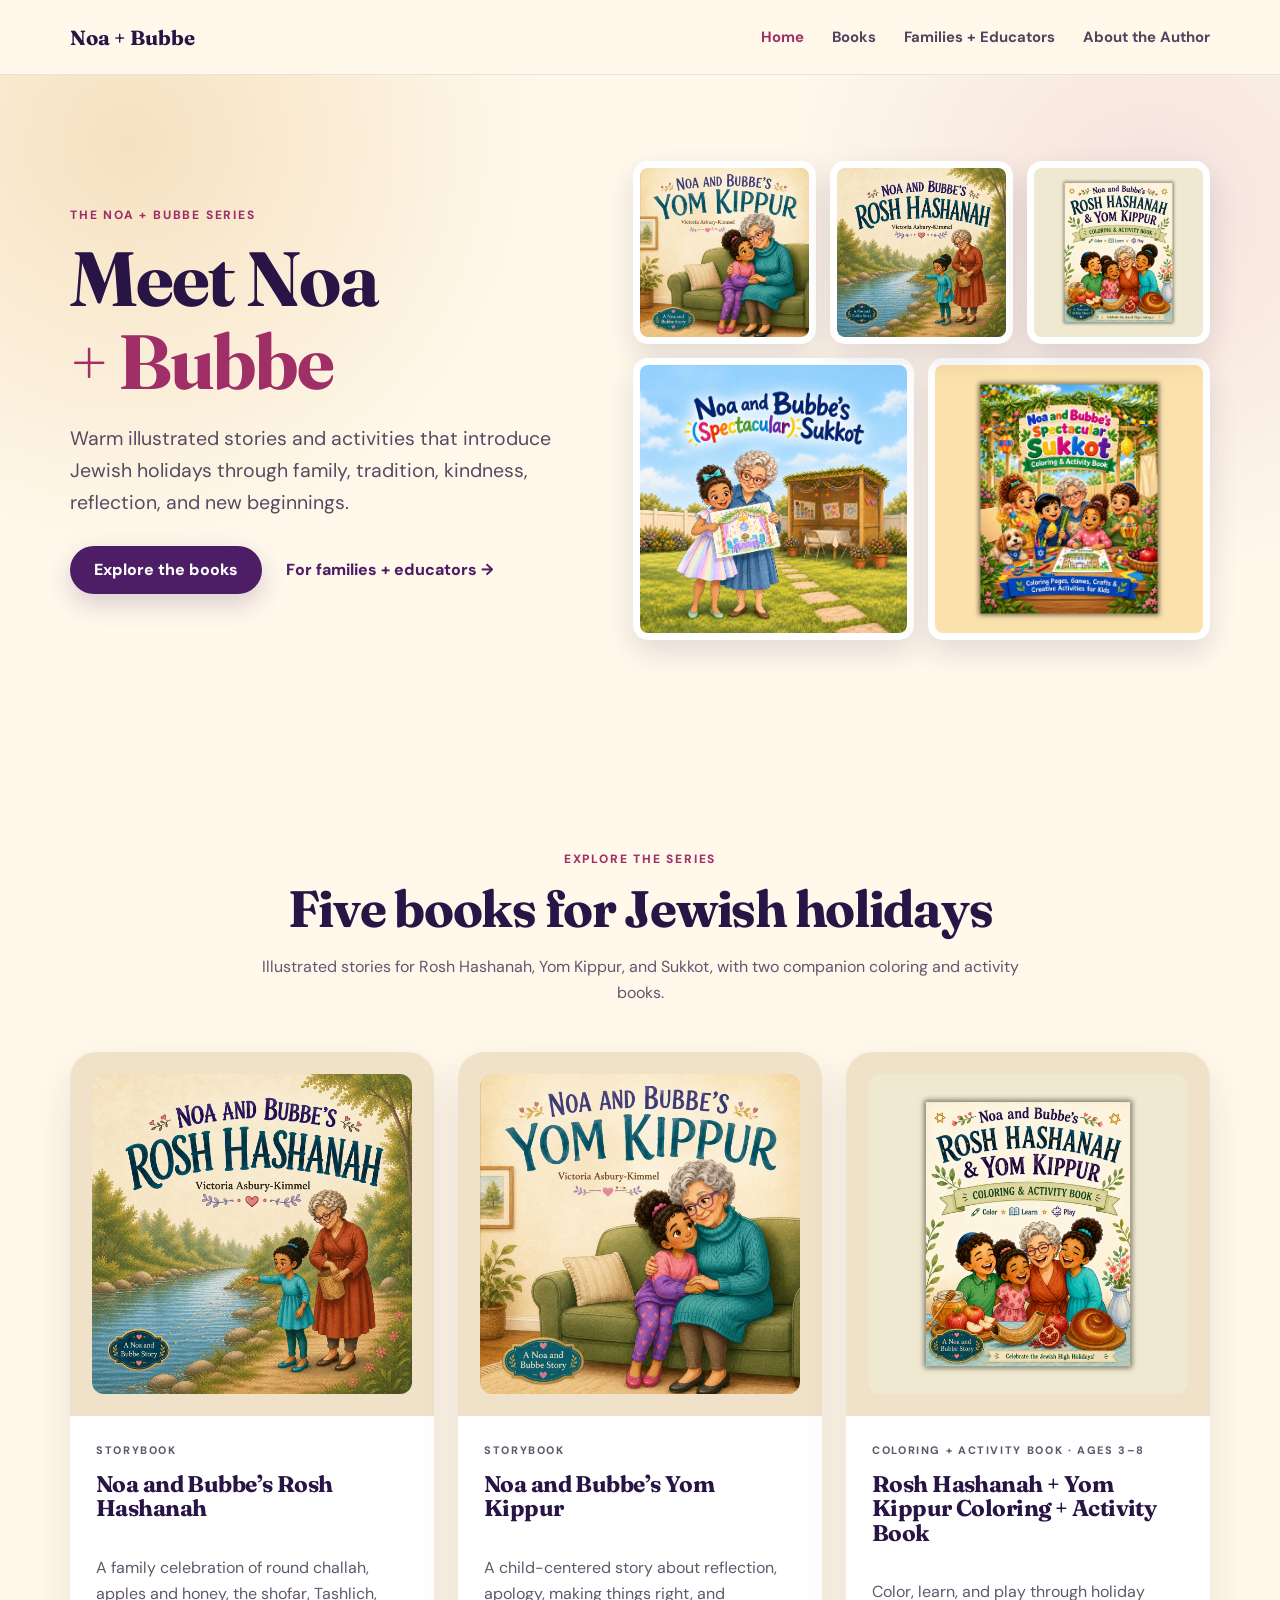
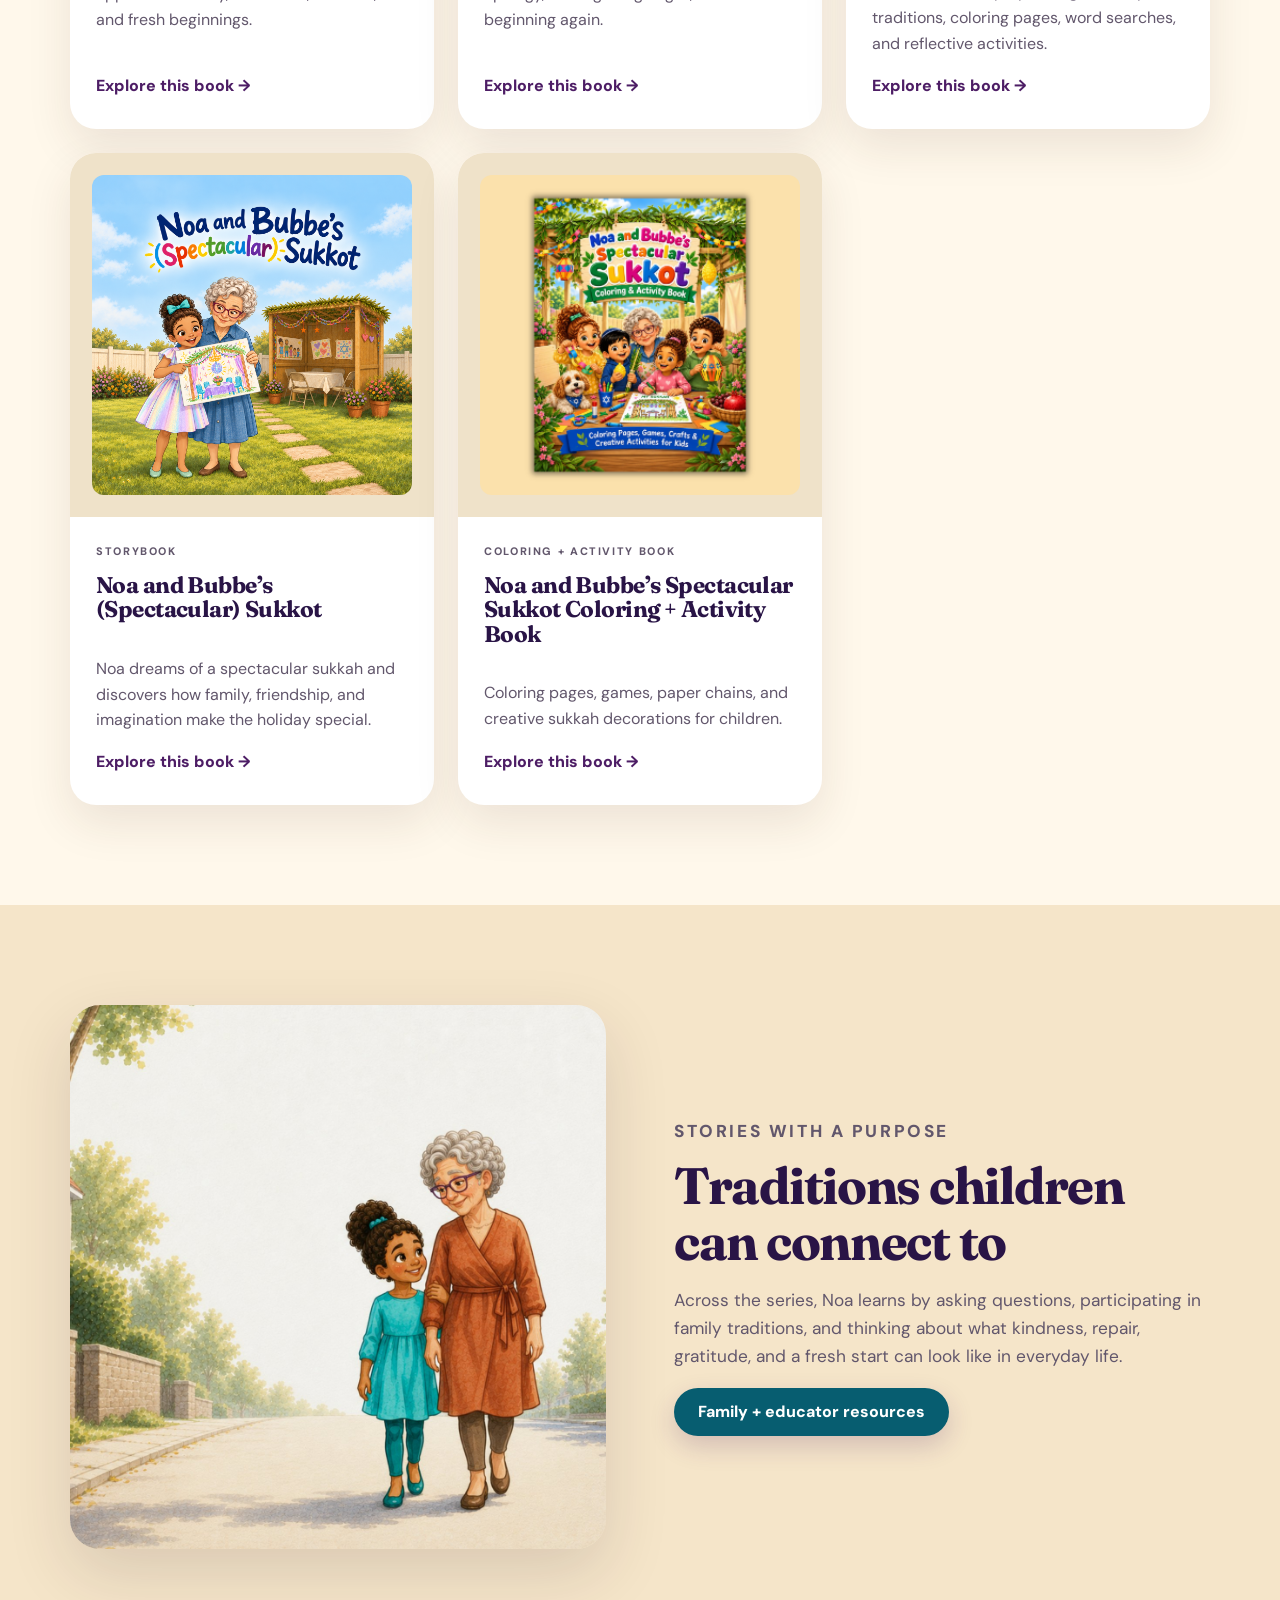
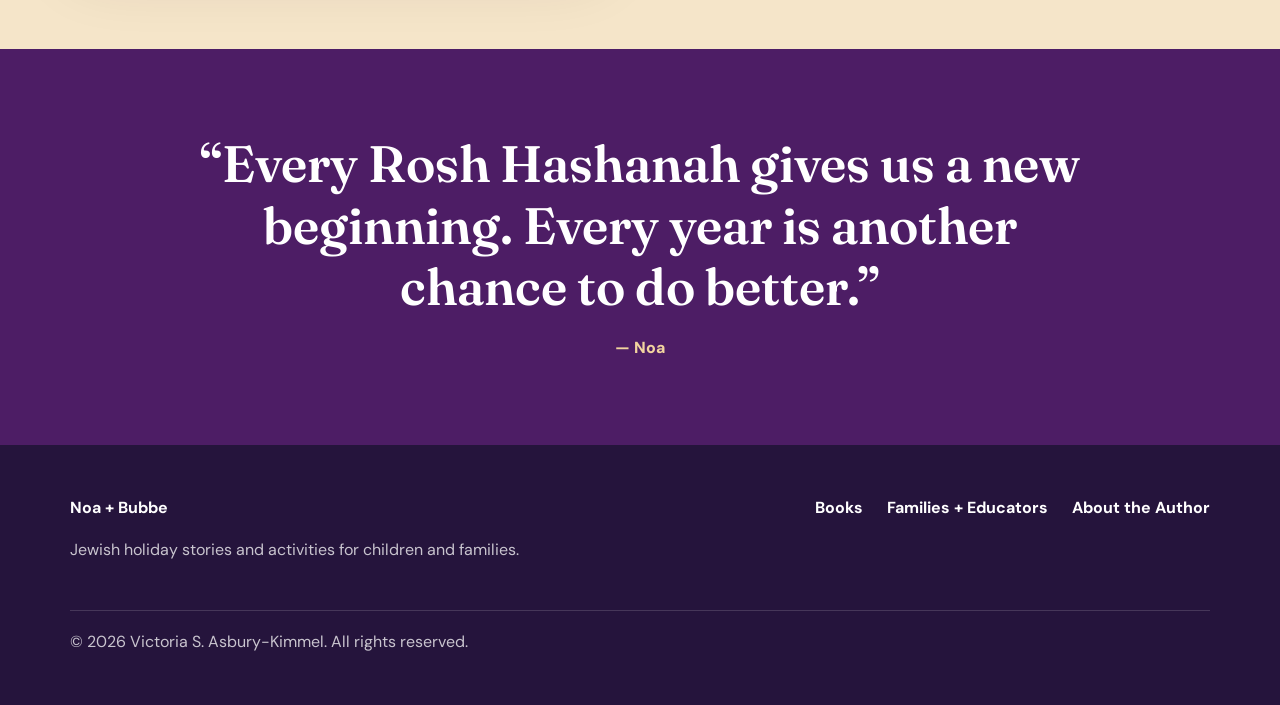
<file: index.html>
<!doctype html>
<html lang="en">
<head>
  <meta charset="utf-8">
  <meta name="viewport" content="width=device-width, initial-scale=1">
  <meta name="description" content="Meet Noa and Bubbe, a children's book series about Jewish holidays, family traditions, kindness, reflection, and new beginnings.">
  <title>Noa + Bubbe | Jewish Holiday Books for Children</title>
  <link rel="preconnect" href="https://fonts.googleapis.com">
  <link rel="preconnect" href="https://fonts.gstatic.com" crossorigin>
  <link href="https://fonts.googleapis.com/css2?family=DM+Sans:wght@400;500;600;700&family=Fraunces:opsz,wght@9..144,600;9..144,700&display=swap" rel="stylesheet">
  <link rel="stylesheet" href="styles.css">
</head>
<body>
<a class="skip-link" href="#main">Skip to content</a>
<header class="site-header">
  <div class="shell nav-wrap">
    <a class="brand" href="index.html">Noa + Bubbe</a>
    <button class="menu-toggle" aria-expanded="false" aria-controls="main-nav">Menu</button>
    <nav id="main-nav" aria-label="Primary navigation"><a href="index.html" class="active">Home</a>
<a href="books.html">Books</a>
<a href="families-educators.html">Families + Educators</a>
<a href="about.html">About the Author</a></nav>
  </div>
</header>
<main id="main">

<section class="series-hero">
  <div class="shell hero-grid">
    <div class="hero-copy">
      <p class="eyebrow">The Noa + Bubbe series</p>
      <h1>Meet Noa<br><span>+ Bubbe</span></h1>
      <p class="dek">Warm illustrated stories and activities that introduce Jewish holidays through family, tradition, kindness, reflection, and new beginnings.</p>
      <div class="actions"><a class="button" href="books.html">Explore the books</a><a class="text-link" href="families-educators.html">For families + educators →</a></div>
    </div>
    <div class="cover-stack cover-gallery" aria-label="Five Noa and Bubbe book covers">
      <img class="stack-yom" src="yom-kippur-cover.jpg" alt="Noa and Bubbe's Yom Kippur book cover">
      <img class="stack-rosh" src="rosh-hashanah-cover.jpg" alt="Noa and Bubbe's Rosh Hashanah book cover">
      <img class="stack-activity" src="high-holidays-activity-cover.jpg" alt="Noa and Bubbe's Rosh Hashanah and Yom Kippur Coloring and Activity Book cover">
      <img class="stack-sukkot" src="sukkot-cover.png" alt="Noa and Bubbe’s (Spectacular) Sukkot cover">
      <img class="stack-sukkot-activity" src="sukkot-activity-cover.png" alt="Noa and Bubbe’s Spectacular Sukkot Coloring and Activity Book cover">
    </div>
  </div>
</section>

<section class="section">
  <div class="shell section-heading center">
    <p class="eyebrow">Explore the series</p>
    <h2>Five books for Jewish holidays</h2>
    <p>Illustrated stories for Rosh Hashanah, Yom Kippur, and Sukkot, with two companion coloring and activity books.</p>
  </div>
  <div class="shell book-grid">
    <article class="book-card">
      <div class="book-cover-wrap"><img src="rosh-hashanah-cover.jpg" alt=""></div>
      <div class="book-card-body"><p class="mini-label">Storybook</p><h3>Noa and Bubbe’s Rosh Hashanah</h3><p>A family celebration of round challah, apples and honey, the shofar, Tashlich, and fresh beginnings.</p><a class="card-link" href="rosh-hashanah.html">Explore this book →</a></div>
    </article>
    <article class="book-card">
      <div class="book-cover-wrap"><img src="yom-kippur-cover.jpg" alt=""></div>
      <div class="book-card-body"><p class="mini-label">Storybook</p><h3>Noa and Bubbe’s Yom Kippur</h3><p>A child-centered story about reflection, apology, making things right, and beginning again.</p><a class="card-link" href="yom-kippur.html">Explore this book →</a></div>
    </article>
    <article class="book-card">
      <div class="book-cover-wrap portrait"><img src="high-holidays-activity-cover.jpg" alt=""></div>
      <div class="book-card-body"><p class="mini-label">Coloring + Activity Book · Ages 3–8</p><h3>Rosh Hashanah + Yom Kippur Coloring + Activity Book</h3><p>Color, learn, and play through holiday traditions, coloring pages, word searches, and reflective activities.</p><a class="card-link" href="activity-book.html">Explore this book →</a></div>
    </article>
    <article class="book-card"><div class="book-cover-wrap"><img src="sukkot-cover.png" alt="Noa and Bubbe’s (Spectacular) Sukkot cover"></div><div class="book-card-body"><p class="mini-label">Storybook</p><h3>Noa and Bubbe’s (Spectacular) Sukkot</h3><p>Noa dreams of a spectacular sukkah and discovers how family, friendship, and imagination make the holiday special.</p><a class="card-link" href="sukkot.html">Explore this book →</a></div></article>
    <article class="book-card"><div class="book-cover-wrap portrait"><img src="sukkot-activity-cover.png" alt="Spectacular Sukkot Coloring and Activity Book cover"></div><div class="book-card-body"><p class="mini-label">Coloring + Activity Book</p><h3>Noa and Bubbe’s Spectacular Sukkot Coloring + Activity Book</h3><p>Coloring pages, games, paper chains, and creative sukkah decorations for children.</p><a class="card-link" href="sukkot-activity.html">Explore this book →</a></div></article>
  </div>
</section>

<section class="section warm">
  <div class="shell feature-split">
    <img class="feature-art" src="rosh-noa-bubbe.jpg" alt="Noa walking arm in arm with Bubbe">
    <div class="feature-copy">
      <p class="eyebrow">Stories with a purpose</p>
      <h2>Traditions children can connect to</h2>
      <p>Across the series, Noa learns by asking questions, participating in family traditions, and thinking about what kindness, repair, gratitude, and a fresh start can look like in everyday life.</p>
      <a class="button secondary" href="families-educators.html">Family + educator resources</a>
    </div>
  </div>
</section>

<section class="quote-section">
  <div class="shell quote-inner">
    <p>“Every Rosh Hashanah gives us a new beginning. Every year is another chance to do better.”</p>
    <span>— Noa</span>
  </div>
</section>

</main>
<footer class="site-footer">
  <div class="shell footer-grid">
    <div><strong>Noa + Bubbe</strong><p>Jewish holiday stories and activities for children and families.</p></div>
    <div class="footer-links"><a href="books.html">Books</a><a href="families-educators.html">Families + Educators</a><a href="about.html">About the Author</a></div>
    <p class="copyright">© 2026 Victoria S. Asbury-Kimmel. All rights reserved.</p>
  </div>
</footer>
<script src="script.js"></script>
</body>
</html>
</file>
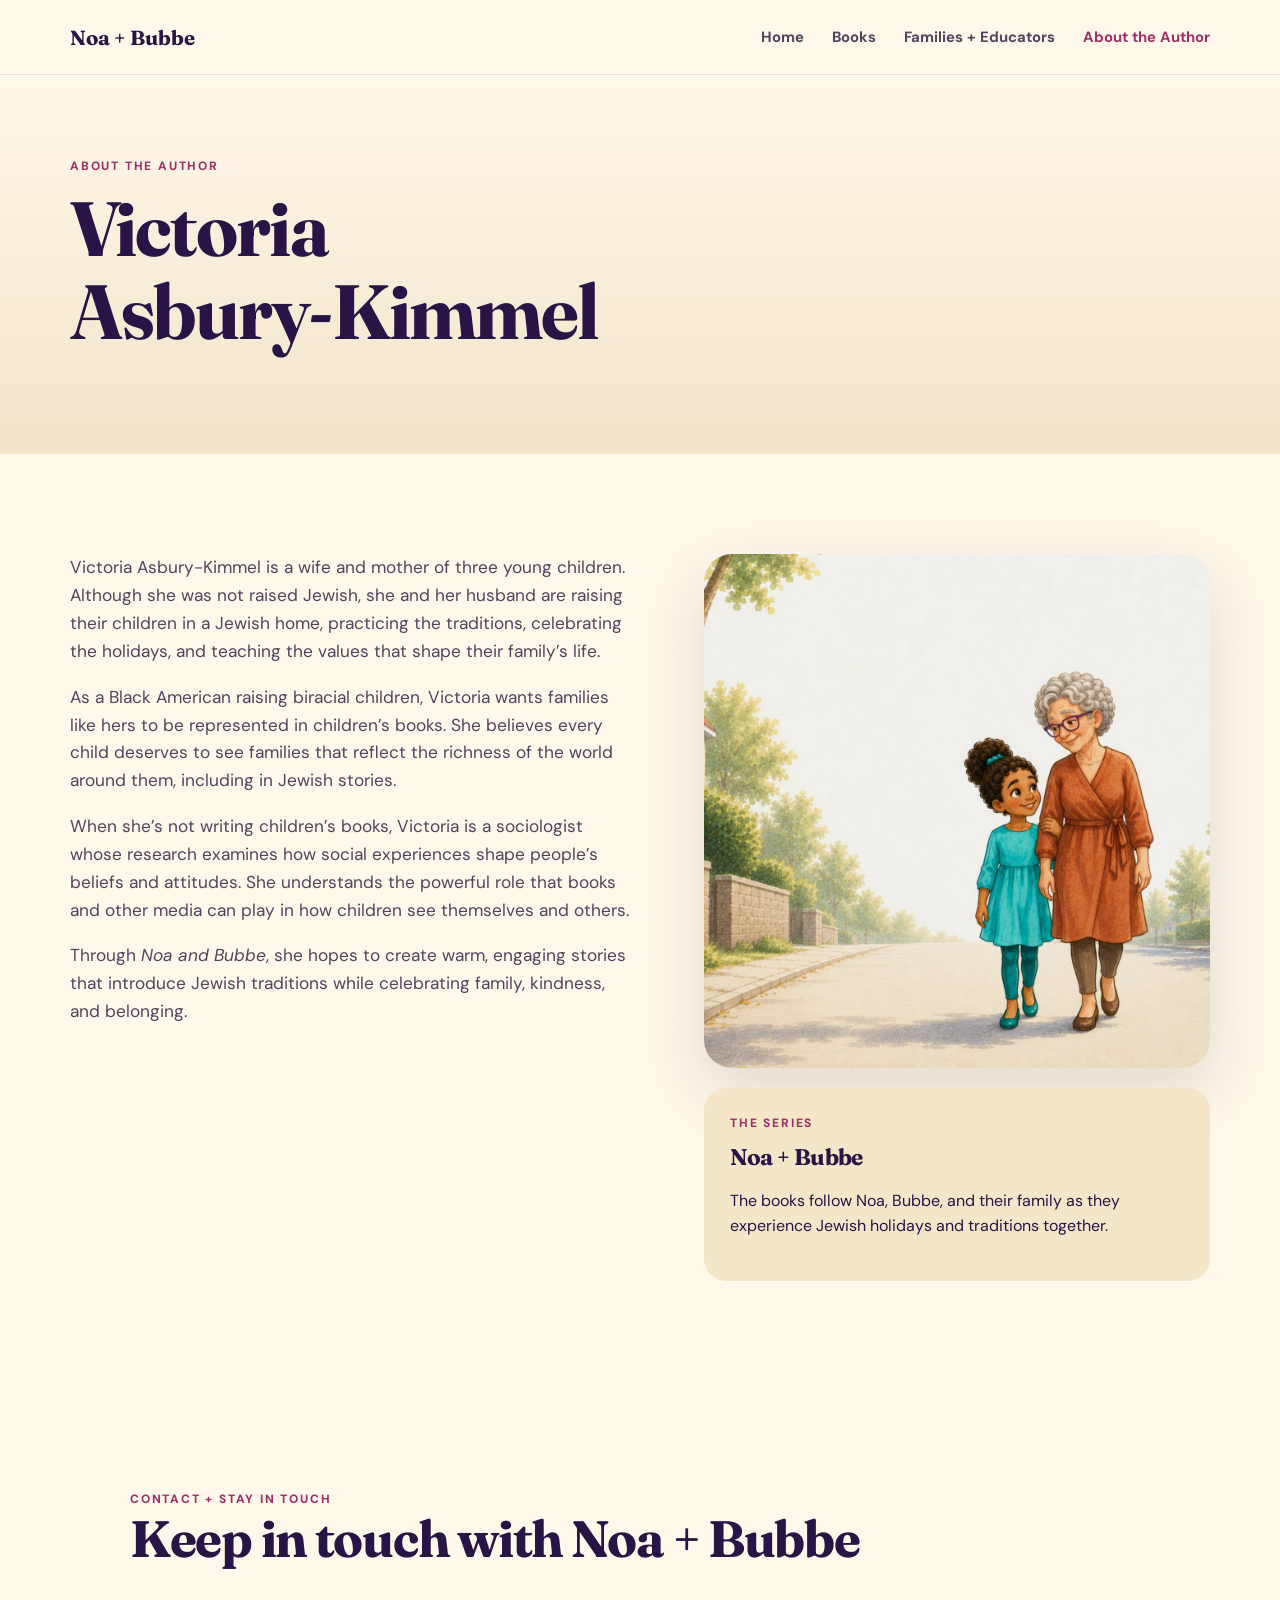
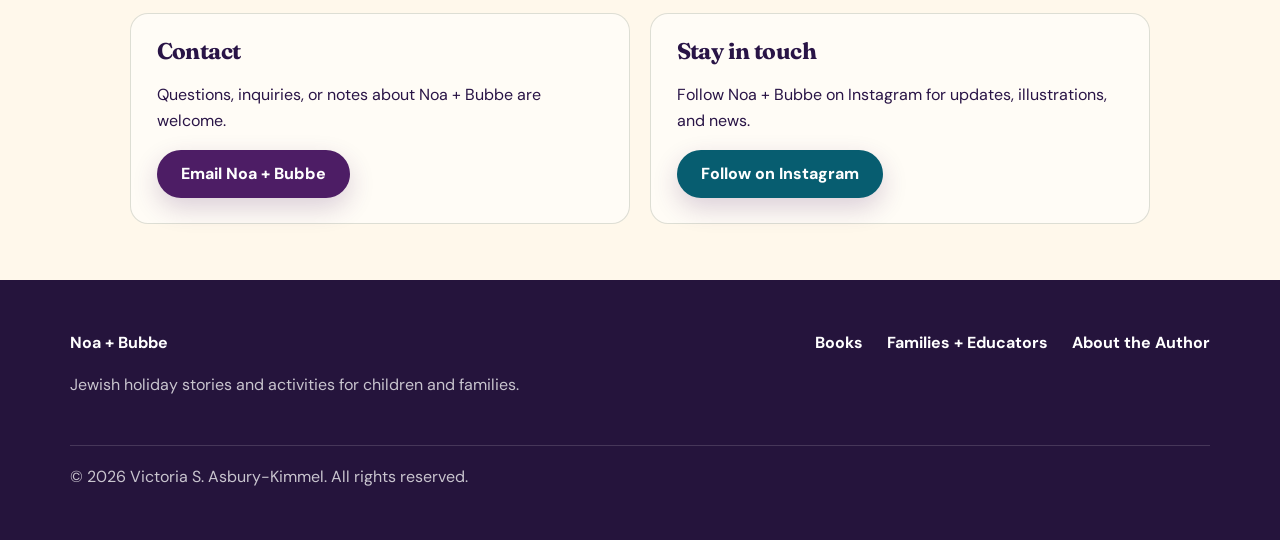
<file: about.html>
<!doctype html>
<html lang="en">
<head>
  <meta charset="utf-8">
  <meta name="viewport" content="width=device-width, initial-scale=1">
  <meta name="description" content="About Victoria Asbury-Kimmel, author of the Noa and Bubbe children's book series.">
  <title>About the Author | Victoria Asbury-Kimmel</title>
  <link rel="preconnect" href="https://fonts.googleapis.com">
  <link rel="preconnect" href="https://fonts.gstatic.com" crossorigin>
  <link href="https://fonts.googleapis.com/css2?family=DM+Sans:wght@400;500;600;700&family=Fraunces:opsz,wght@9..144,600;9..144,700&display=swap" rel="stylesheet">
  <link rel="stylesheet" href="styles.css">
</head>
<body>
<a class="skip-link" href="#main">Skip to content</a>
<header class="site-header">
  <div class="shell nav-wrap">
    <a class="brand" href="index.html">Noa + Bubbe</a>
    <button class="menu-toggle" aria-expanded="false" aria-controls="main-nav">Menu</button>
    <nav id="main-nav" aria-label="Primary navigation"><a href="index.html">Home</a>
<a href="books.html">Books</a>
<a href="families-educators.html">Families + Educators</a>
<a href="about.html" class="active">About the Author</a></nav>
  </div>
</header>
<main id="main">

<section class="page-hero compact">
  <div class="shell">
    <p class="eyebrow">About the Author</p>
    <h1>Victoria<br>Asbury-Kimmel</h1>
  </div>
</section>
<section class="section">
  <div class="shell about-grid">
    <div class="about-copy">
      <p>Victoria Asbury-Kimmel is a wife and mother of three young children. Although she was not raised Jewish, she and her husband are raising their children in a Jewish home, practicing the traditions, celebrating the holidays, and teaching the values that shape their family’s life.</p>
      <p>As a Black American raising biracial children, Victoria wants families like hers to be represented in children’s books. She believes every child deserves to see families that reflect the richness of the world around them, including in Jewish stories.</p>
      <p>When she’s not writing children’s books, Victoria is a sociologist whose research examines how social experiences shape people’s beliefs and attitudes. She understands the powerful role that books and other media can play in how children see themselves and others.</p>
      <p>Through <em>Noa and Bubbe</em>, she hopes to create warm, engaging stories that introduce Jewish traditions while celebrating family, kindness, and belonging.</p>
    </div>
    <div class="about-art">
      <img src="rosh-noa-bubbe.jpg" alt="Noa walking with Bubbe">
      <div class="series-note"><p class="eyebrow">The series</p><h3>Noa + Bubbe</h3><p>The books follow Noa, Bubbe, and their family as they experience Jewish holidays and traditions together.</p></div>
    </div>
  </div>
</section>

</main>

<section class="stay-in-touch">
  <div class="section-heading">
    <span class="eyebrow">Contact + Stay in Touch</span>
    <h2>Keep in touch with Noa + Bubbe</h2>
  </div>
  <div class="contact-grid">
    <div class="contact-card">
      <h3>Contact</h3>
      <p>Questions, inquiries, or notes about Noa + Bubbe are welcome.</p>
      <a class="button" href="mailto:noaandbubbe@gmail.com">Email Noa + Bubbe</a>
    </div>
    <div class="contact-card">
      <h3>Stay in touch</h3>
      <p>Follow Noa + Bubbe on Instagram for updates, illustrations, and news.</p>
      <a class="button secondary" href="https://www.instagram.com/noaandbubbe/" target="_blank" rel="noopener noreferrer">Follow on Instagram</a>
    </div>
  </div>
</section>

<footer class="site-footer">
  <div class="shell footer-grid">
    <div><strong>Noa + Bubbe</strong><p>Jewish holiday stories and activities for children and families.</p></div>
    <div class="footer-links"><a href="books.html">Books</a><a href="families-educators.html">Families + Educators</a><a href="about.html">About the Author</a></div>
    <p class="copyright">© 2026 Victoria S. Asbury-Kimmel. All rights reserved.</p>
  </div>
</footer>
<script src="script.js"></script>
</body>
</html>
</file>
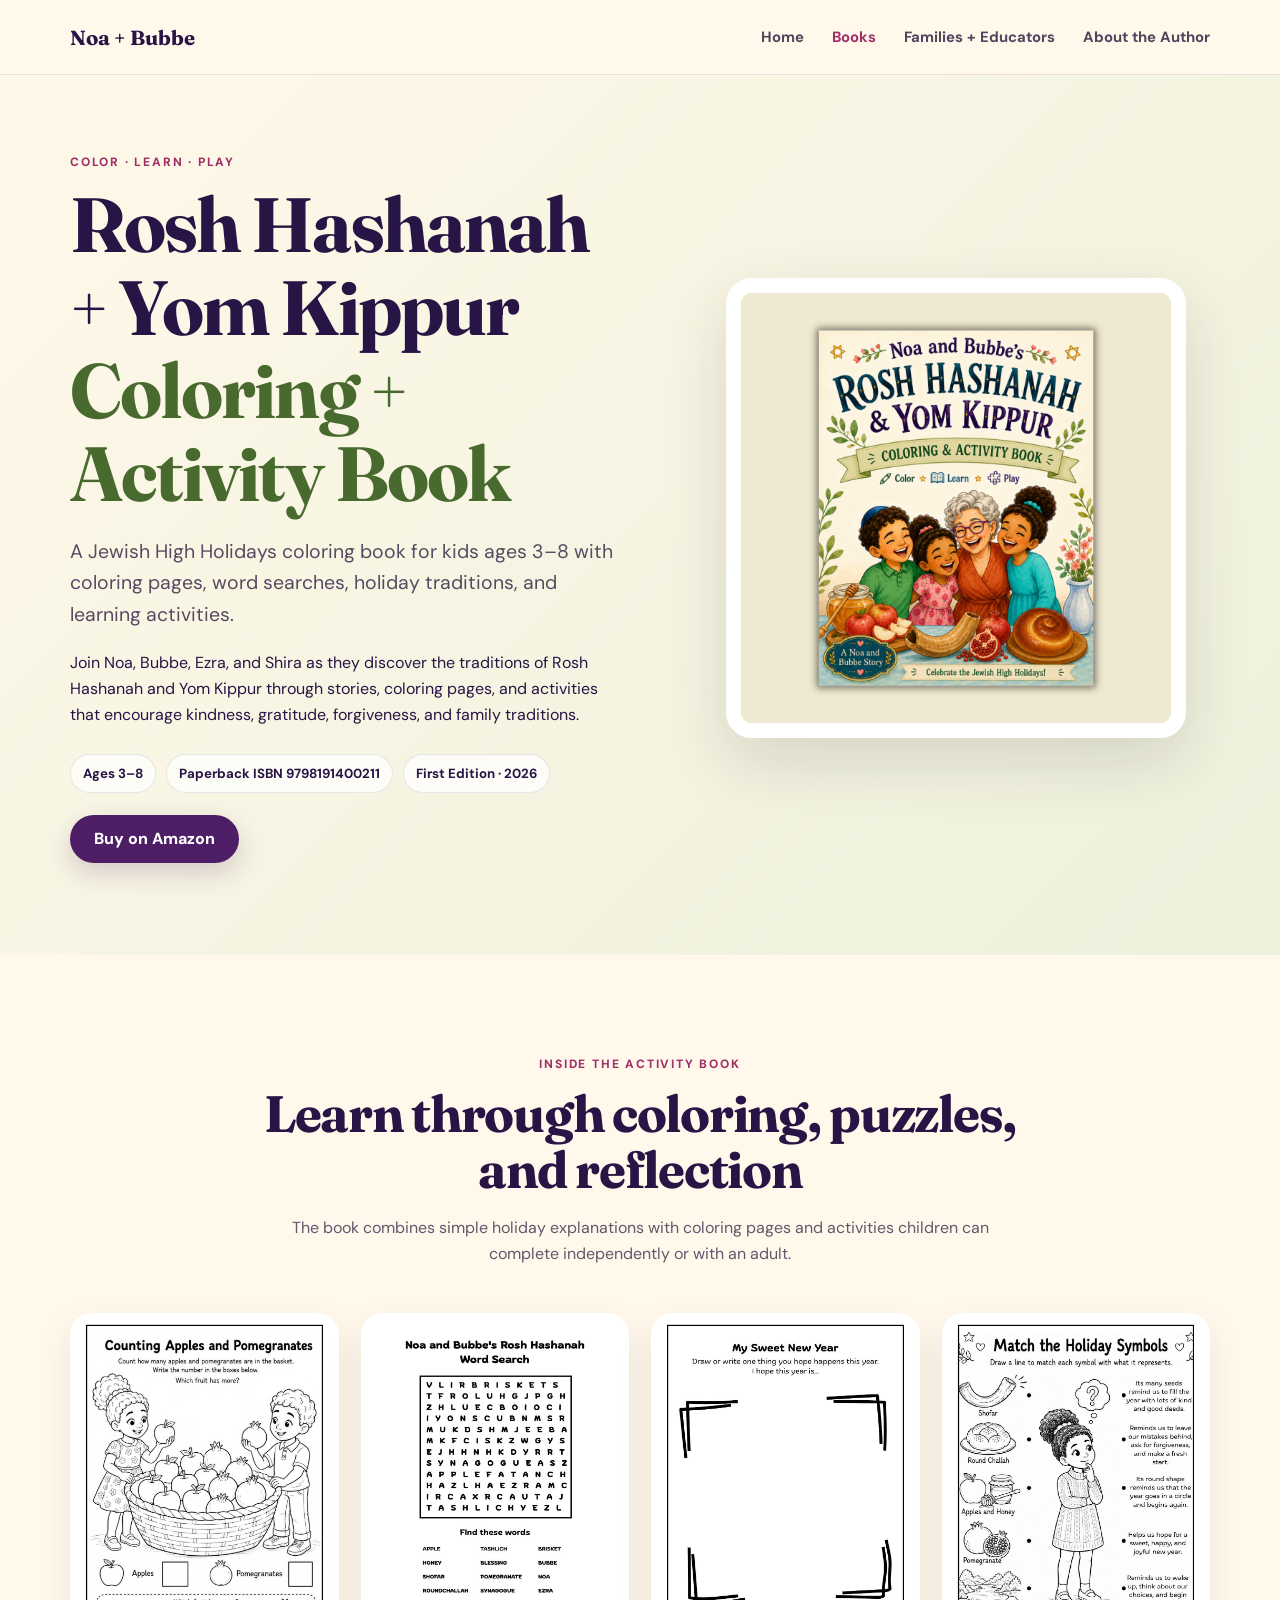
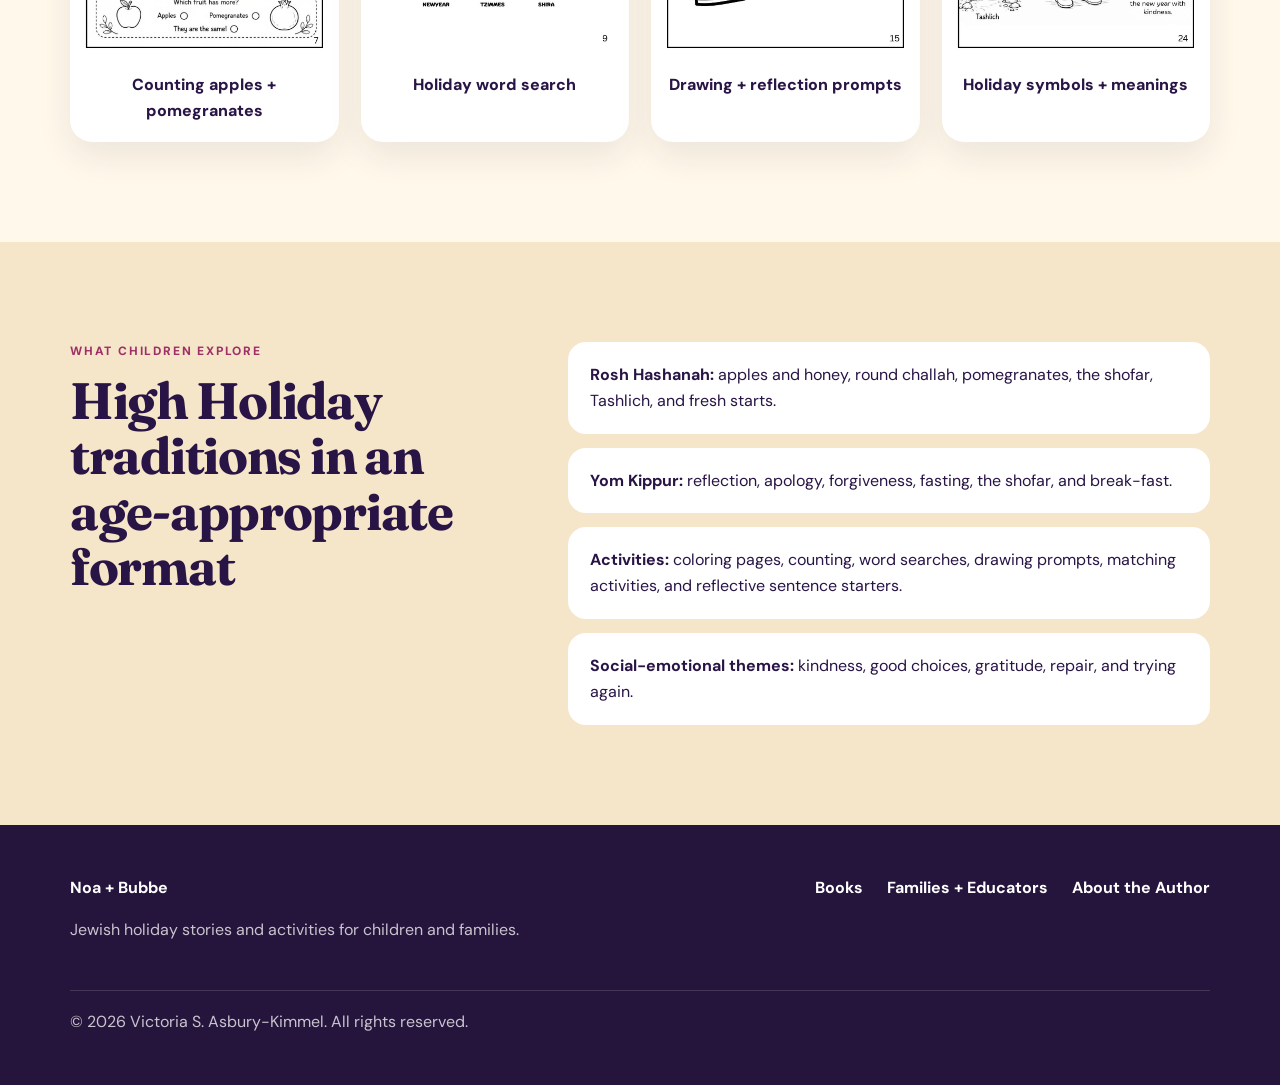
<file: activity-book.html>
<!doctype html>
<html lang="en">
<head>
  <meta charset="utf-8">
  <meta name="viewport" content="width=device-width, initial-scale=1">
  <meta name="description" content="A Jewish High Holidays coloring and activity book for kids ages 3–8 with coloring pages, word searches, holiday traditions, and learning activities.">
  <title>Noa and Bubbe’s Rosh Hashanah + Yom Kippur Coloring + Activity Book</title>
  <link rel="preconnect" href="https://fonts.googleapis.com">
  <link rel="preconnect" href="https://fonts.gstatic.com" crossorigin>
  <link href="https://fonts.googleapis.com/css2?family=DM+Sans:wght@400;500;600;700&family=Fraunces:opsz,wght@9..144,600;9..144,700&display=swap" rel="stylesheet">
  <link rel="stylesheet" href="styles.css">
</head>
<body>
<a class="skip-link" href="#main">Skip to content</a>
<header class="site-header">
  <div class="shell nav-wrap">
    <a class="brand" href="index.html">Noa + Bubbe</a>
    <button class="menu-toggle" aria-expanded="false" aria-controls="main-nav">Menu</button>
    <nav id="main-nav" aria-label="Primary navigation"><a href="index.html">Home</a>
<a href="books.html" class="active">Books</a>
<a href="families-educators.html">Families + Educators</a>
<a href="about.html">About the Author</a></nav>
  </div>
</header>
<main id="main">

<section class="book-hero activity-theme">
  <div class="shell book-hero-grid">
    <div>
      <p class="eyebrow">Color · Learn · Play</p>
      <h1>Rosh Hashanah + Yom Kippur<br><span>Coloring + Activity Book</span></h1>
      <p class="dek">A Jewish High Holidays coloring book for kids ages 3–8 with coloring pages, word searches, holiday traditions, and learning activities.</p>
      <p>Join Noa, Bubbe, Ezra, and Shira as they discover the traditions of Rosh Hashanah and Yom Kippur through stories, coloring pages, and activities that encourage kindness, gratitude, forgiveness, and family traditions.</p>
      <div class="book-meta"><span>Ages 3–8</span><span>Paperback ISBN 9798191400211</span><span>First Edition · 2026</span></div>
      <div class="purchase-actions"><a class="button" href="https://amzn.to/4xAbA8j" target="_blank" rel="noopener noreferrer">Buy on Amazon</a></div>
    </div>
    <div class="single-cover portrait"><img src="high-holidays-activity-cover.jpg" alt="Noa and Bubbe High Holidays coloring and activity book cover"></div>
  </div>
</section>

<section class="section">
  <div class="shell section-heading center">
    <p class="eyebrow">Inside the activity book</p>
    <h2>Learn through coloring, puzzles, and reflection</h2>
    <p>The book combines simple holiday explanations with coloring pages and activities children can complete independently or with an adult.</p>
  </div>
  <div class="shell preview-grid">
    <figure><img src="activity-counting.jpg" alt="Counting apples and pomegranates activity"><figcaption>Counting apples + pomegranates</figcaption></figure>
    <figure><img src="activity-word-search.jpg" alt="Rosh Hashanah word search"><figcaption>Holiday word search</figcaption></figure>
    <figure><img src="activity-sweet-new-year.jpg" alt="My Sweet New Year drawing prompt"><figcaption>Drawing + reflection prompts</figcaption></figure>
    <figure><img src="activity-match-symbols.jpg" alt="Match the holiday symbols activity"><figcaption>Holiday symbols + meanings</figcaption></figure>
  </div>
</section>

<section class="section warm">
  <div class="shell feature-list-grid">
    <div><p class="eyebrow">What children explore</p><h2>High Holiday traditions in an age-appropriate format</h2></div>
    <div class="check-list">
      <p><strong>Rosh Hashanah:</strong> apples and honey, round challah, pomegranates, the shofar, Tashlich, and fresh starts.</p>
      <p><strong>Yom Kippur:</strong> reflection, apology, forgiveness, fasting, the shofar, and break-fast.</p>
      <p><strong>Activities:</strong> coloring pages, counting, word searches, drawing prompts, matching activities, and reflective sentence starters.</p>
      <p><strong>Social-emotional themes:</strong> kindness, good choices, gratitude, repair, and trying again.</p>
    </div>
  </div>
</section>

</main>
<footer class="site-footer">
  <div class="shell footer-grid">
    <div><strong>Noa + Bubbe</strong><p>Jewish holiday stories and activities for children and families.</p></div>
    <div class="footer-links"><a href="books.html">Books</a><a href="families-educators.html">Families + Educators</a><a href="about.html">About the Author</a></div>
    <p class="copyright">© 2026 Victoria S. Asbury-Kimmel. All rights reserved.</p>
  </div>
</footer>
<script src="script.js"></script>
</body>
</html>
</file>
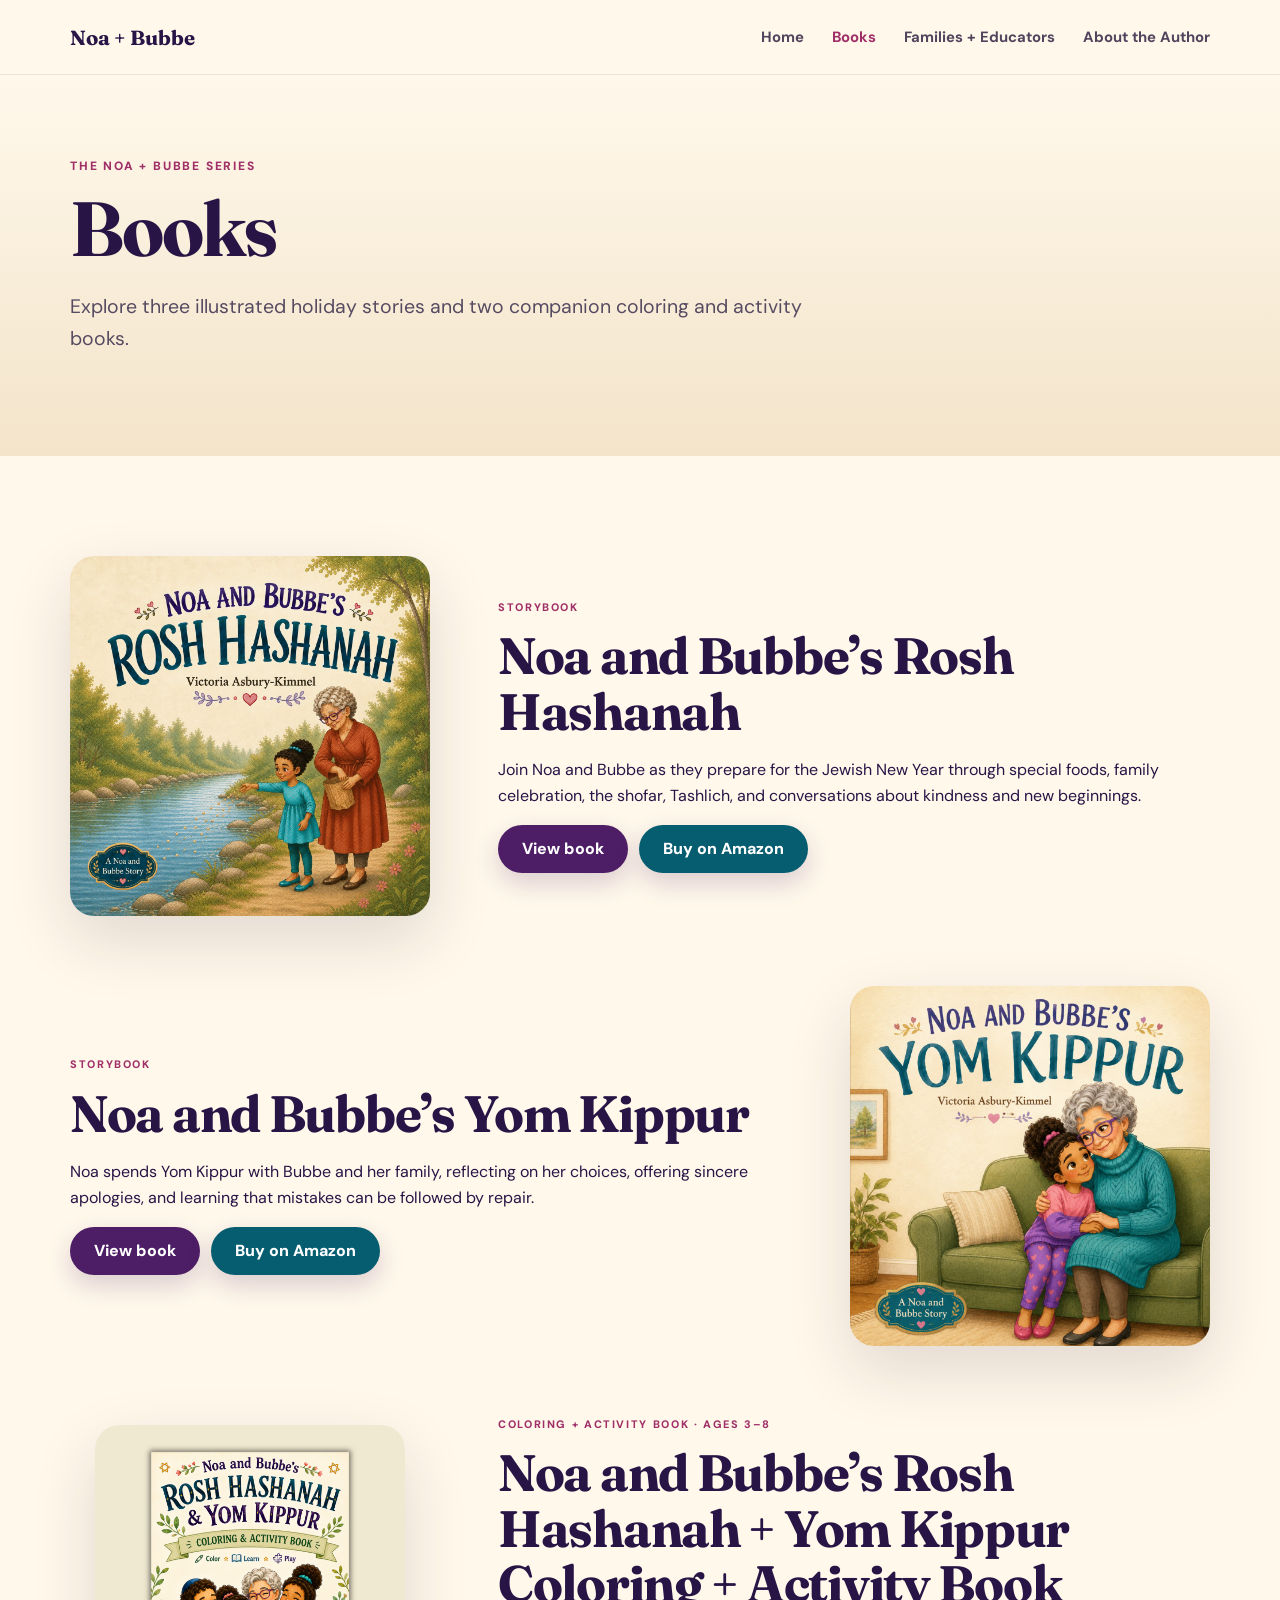
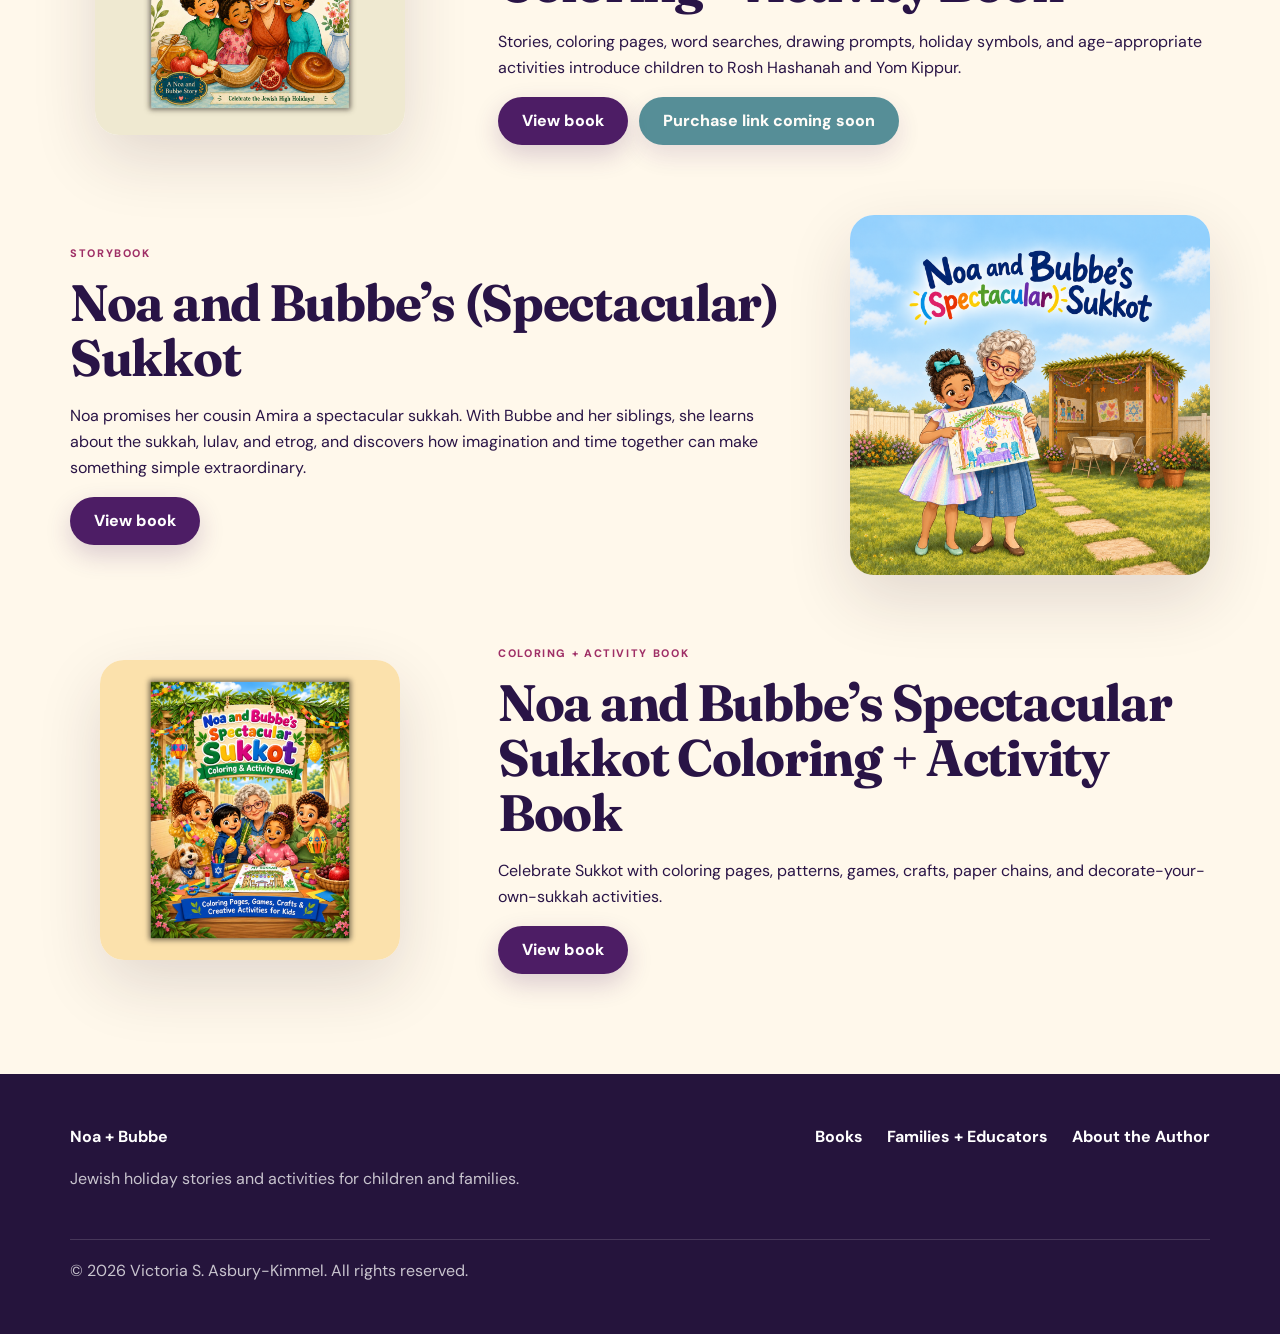
<file: books.html>
<!doctype html>
<html lang="en">
<head>
  <meta charset="utf-8">
  <meta name="viewport" content="width=device-width, initial-scale=1">
  <meta name="description" content="Explore five Noa and Bubbe storybooks and activity books for Rosh Hashanah, Yom Kippur, and Sukkot.">
  <title>Books | Noa + Bubbe</title>
  <link rel="preconnect" href="https://fonts.googleapis.com">
  <link rel="preconnect" href="https://fonts.gstatic.com" crossorigin>
  <link href="https://fonts.googleapis.com/css2?family=DM+Sans:wght@400;500;600;700&family=Fraunces:opsz,wght@9..144,600;9..144,700&display=swap" rel="stylesheet">
  <link rel="stylesheet" href="styles.css">
</head>
<body>
<a class="skip-link" href="#main">Skip to content</a>
<header class="site-header">
  <div class="shell nav-wrap">
    <a class="brand" href="index.html">Noa + Bubbe</a>
    <button class="menu-toggle" aria-expanded="false" aria-controls="main-nav">Menu</button>
    <nav id="main-nav" aria-label="Primary navigation"><a href="index.html">Home</a>
<a href="books.html" class="active">Books</a>
<a href="families-educators.html">Families + Educators</a>
<a href="about.html">About the Author</a></nav>
  </div>
</header>
<main id="main">

<section class="page-hero compact">
  <div class="shell">
    <p class="eyebrow">The Noa + Bubbe series</p>
    <h1>Books</h1>
    <p class="dek">Explore three illustrated holiday stories and two companion coloring and activity books.</p>
  </div>
</section>
<section class="section">
  <div class="shell catalog">
    <article class="catalog-row">
      <img src="rosh-hashanah-cover.jpg" alt="Noa and Bubbe's Rosh Hashanah cover">
      <div><p class="mini-label">Storybook</p><h2>Noa and Bubbe’s Rosh Hashanah</h2><p>Join Noa and Bubbe as they prepare for the Jewish New Year through special foods, family celebration, the shofar, Tashlich, and conversations about kindness and new beginnings.</p><div class="book-actions"><a class="button" href="rosh-hashanah.html">View book</a><a class="button secondary" href="https://amzn.to/4htN3wP" target="_blank" rel="noopener noreferrer">Buy on Amazon</a></div></div>
    </article>
    <article class="catalog-row reverse">
      <img src="yom-kippur-cover.jpg" alt="Noa and Bubbe's Yom Kippur cover">
      <div><p class="mini-label">Storybook</p><h2>Noa and Bubbe’s Yom Kippur</h2><p>Noa spends Yom Kippur with Bubbe and her family, reflecting on her choices, offering sincere apologies, and learning that mistakes can be followed by repair.</p><div class="book-actions"><a class="button" href="yom-kippur.html">View book</a><a class="button secondary" href="https://amzn.to/4xCVRFy" target="_blank" rel="noopener noreferrer">Buy on Amazon</a></div></div>
    </article>
    <article class="catalog-row">
      <img class="portrait-cover" src="high-holidays-activity-cover.jpg" alt="High Holidays coloring and activity book cover">
      <div><p class="mini-label">Coloring + Activity Book · Ages 3–8</p><h2>Noa and Bubbe’s Rosh Hashanah + Yom Kippur Coloring + Activity Book</h2><p>Stories, coloring pages, word searches, drawing prompts, holiday symbols, and age-appropriate activities introduce children to Rosh Hashanah and Yom Kippur.</p><div class="book-actions"><a class="button" href="activity-book.html">View book</a><a class="button secondary placeholder-link" href="#purchase-link-coming-soon" aria-disabled="true">Purchase link coming soon</a></div></div>
    </article>
    <article class="catalog-row reverse"><img src="sukkot-cover.png" alt="Noa and Bubbe’s (Spectacular) Sukkot cover"><div><p class="mini-label">Storybook</p><h2>Noa and Bubbe’s (Spectacular) Sukkot</h2><p>Noa promises her cousin Amira a spectacular sukkah. With Bubbe and her siblings, she learns about the sukkah, lulav, and etrog, and discovers how imagination and time together can make something simple extraordinary.</p><div class="book-actions"><a class="button" href="sukkot.html">View book</a></div></div></article>
    <article class="catalog-row"><img class="portrait-cover" src="sukkot-activity-cover.png" alt="Spectacular Sukkot Coloring and Activity Book cover"><div><p class="mini-label">Coloring + Activity Book</p><h2>Noa and Bubbe’s Spectacular Sukkot Coloring + Activity Book</h2><p>Celebrate Sukkot with coloring pages, patterns, games, crafts, paper chains, and decorate-your-own-sukkah activities.</p><div class="book-actions"><a class="button" href="sukkot-activity.html">View book</a></div></div></article>
  </div>
</section>

</main>
<footer class="site-footer">
  <div class="shell footer-grid">
    <div><strong>Noa + Bubbe</strong><p>Jewish holiday stories and activities for children and families.</p></div>
    <div class="footer-links"><a href="books.html">Books</a><a href="families-educators.html">Families + Educators</a><a href="about.html">About the Author</a></div>
    <p class="copyright">© 2026 Victoria S. Asbury-Kimmel. All rights reserved.</p>
  </div>
</footer>
<script src="script.js"></script>
</body>
</html>
</file>
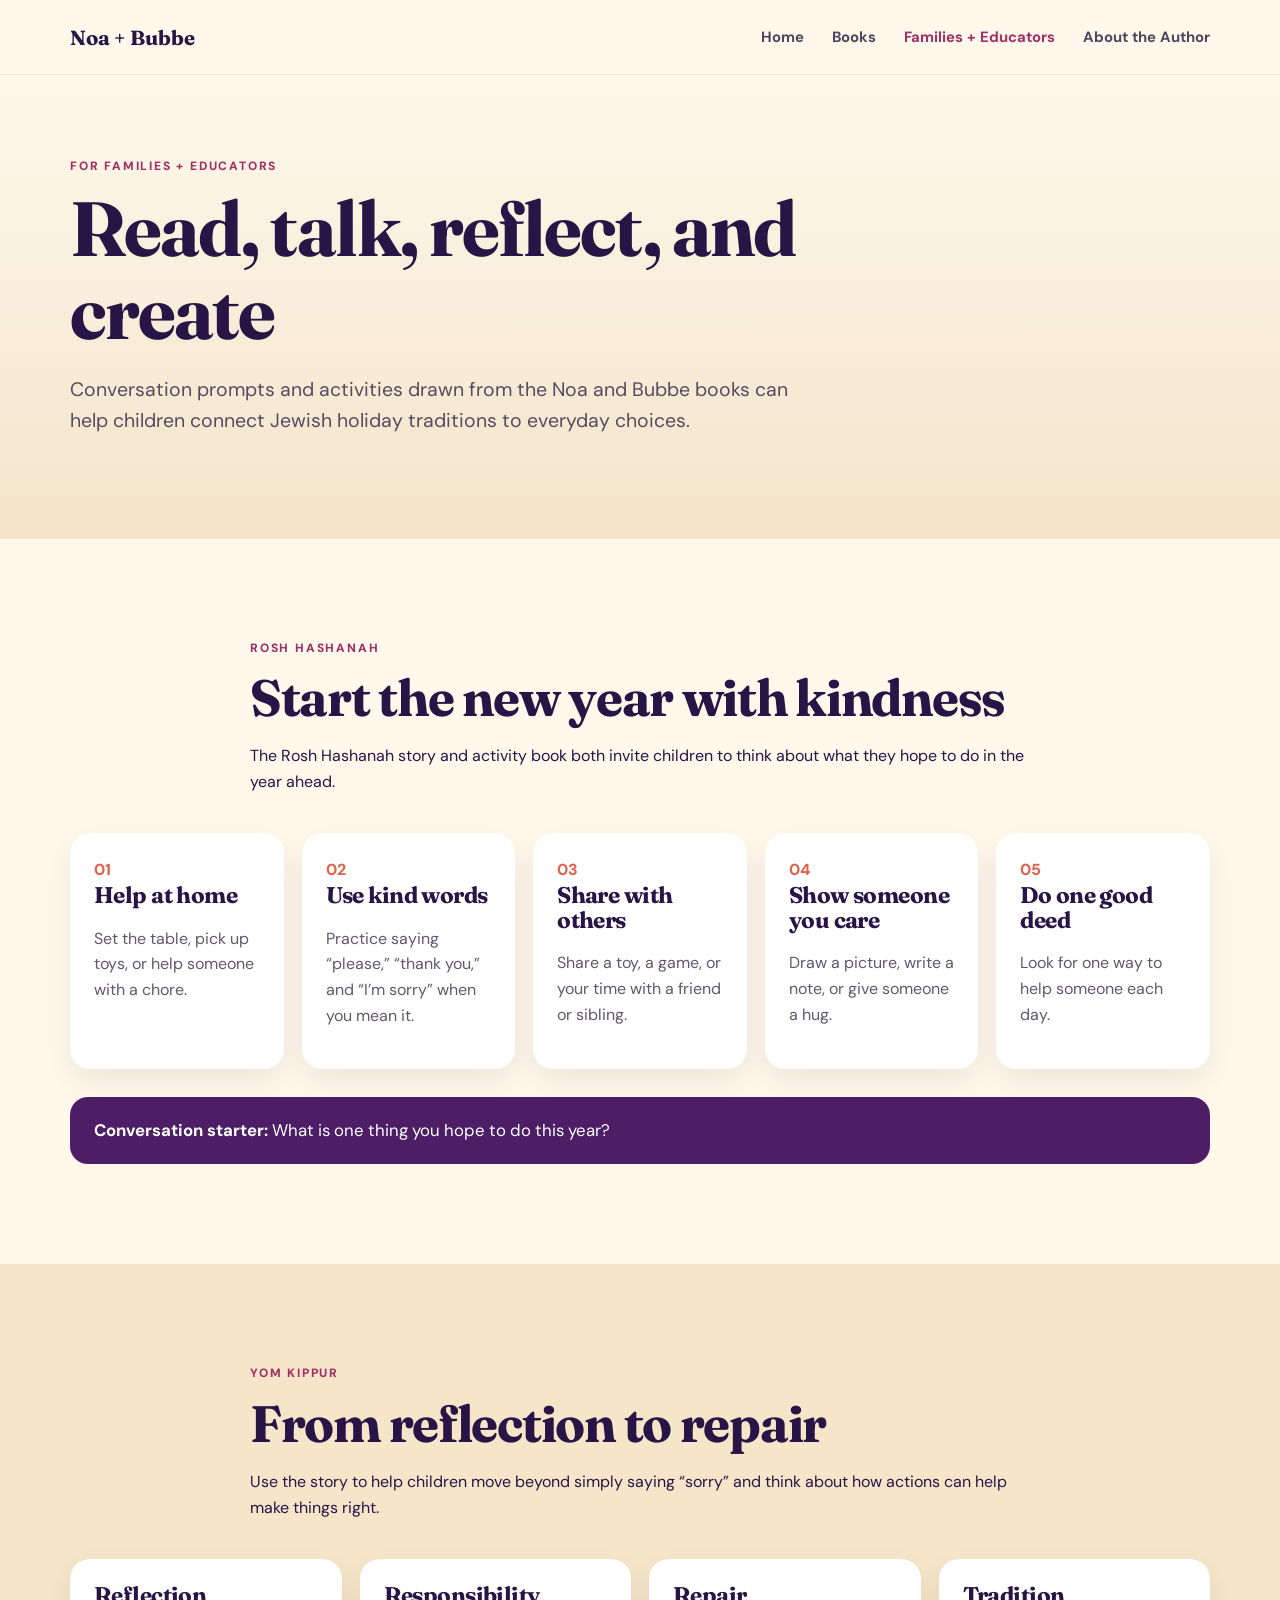
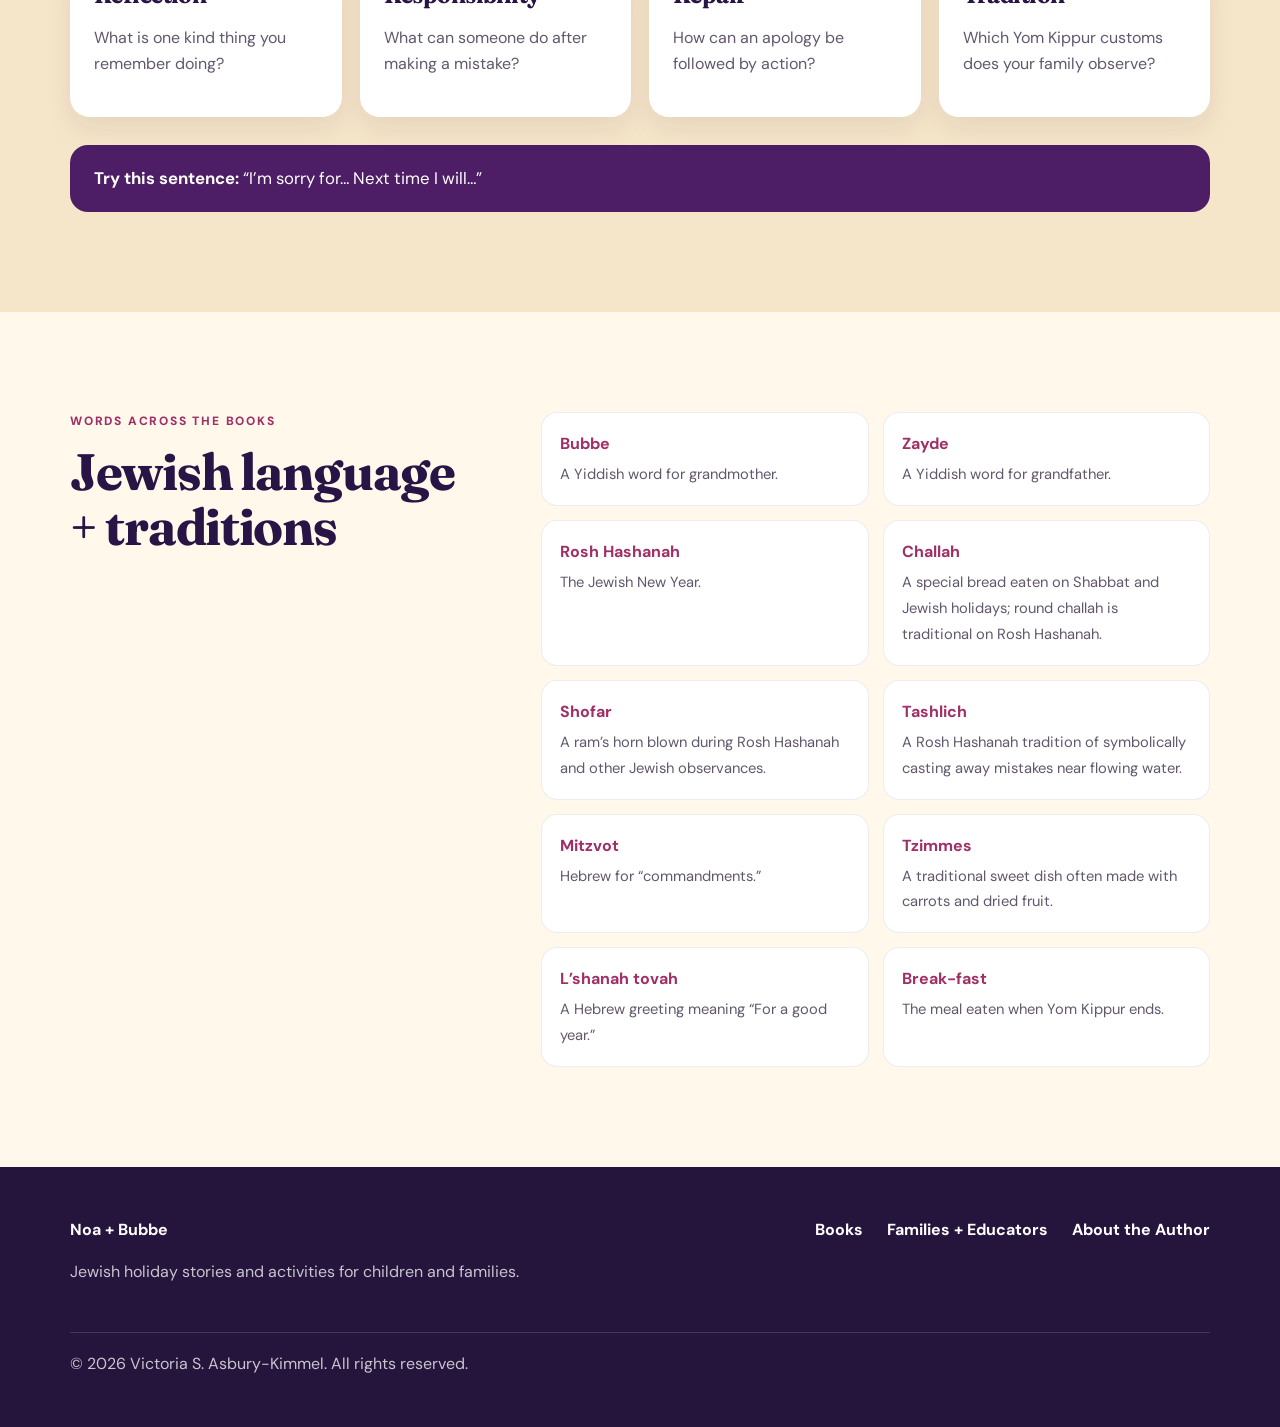
<file: families-educators.html>
<!doctype html>
<html lang="en">
<head>
  <meta charset="utf-8">
  <meta name="viewport" content="width=device-width, initial-scale=1">
  <meta name="description" content="Conversation prompts, Jewish holiday vocabulary, kindness activities, and family discussion ideas from the Noa and Bubbe books.">
  <title>Families + Educators | Noa + Bubbe</title>
  <link rel="preconnect" href="https://fonts.googleapis.com">
  <link rel="preconnect" href="https://fonts.gstatic.com" crossorigin>
  <link href="https://fonts.googleapis.com/css2?family=DM+Sans:wght@400;500;600;700&family=Fraunces:opsz,wght@9..144,600;9..144,700&display=swap" rel="stylesheet">
  <link rel="stylesheet" href="styles.css">
</head>
<body>
<a class="skip-link" href="#main">Skip to content</a>
<header class="site-header">
  <div class="shell nav-wrap">
    <a class="brand" href="index.html">Noa + Bubbe</a>
    <button class="menu-toggle" aria-expanded="false" aria-controls="main-nav">Menu</button>
    <nav id="main-nav" aria-label="Primary navigation"><a href="index.html">Home</a>
<a href="books.html">Books</a>
<a href="families-educators.html" class="active">Families + Educators</a>
<a href="about.html">About the Author</a></nav>
  </div>
</header>
<main id="main">

<section class="page-hero compact">
  <div class="shell">
    <p class="eyebrow">For families + educators</p>
    <h1>Read, talk, reflect, and create</h1>
    <p class="dek">Conversation prompts and activities drawn from the Noa and Bubbe books can help children connect Jewish holiday traditions to everyday choices.</p>
  </div>
</section>

<section class="section" id="rosh-resources">
  <div class="shell resource-head"><p class="eyebrow">Rosh Hashanah</p><h2>Start the new year with kindness</h2><p>The Rosh Hashanah story and activity book both invite children to think about what they hope to do in the year ahead.</p></div>
  <div class="shell resource-grid five">
    <article><span>01</span><h3>Help at home</h3><p>Set the table, pick up toys, or help someone with a chore.</p></article>
    <article><span>02</span><h3>Use kind words</h3><p>Practice saying “please,” “thank you,” and “I’m sorry” when you mean it.</p></article>
    <article><span>03</span><h3>Share with others</h3><p>Share a toy, a game, or your time with a friend or sibling.</p></article>
    <article><span>04</span><h3>Show someone you care</h3><p>Draw a picture, write a note, or give someone a hug.</p></article>
    <article><span>05</span><h3>Do one good deed</h3><p>Look for one way to help someone each day.</p></article>
  </div>
  <div class="shell prompt-card"><strong>Conversation starter:</strong> What is one thing you hope to do this year?</div>
</section>

<section class="section warm" id="yom-resources">
  <div class="shell resource-head"><p class="eyebrow">Yom Kippur</p><h2>From reflection to repair</h2><p>Use the story to help children move beyond simply saying “sorry” and think about how actions can help make things right.</p></div>
  <div class="shell resource-grid">
    <article><h3>Reflection</h3><p>What is one kind thing you remember doing?</p></article>
    <article><h3>Responsibility</h3><p>What can someone do after making a mistake?</p></article>
    <article><h3>Repair</h3><p>How can an apology be followed by action?</p></article>
    <article><h3>Tradition</h3><p>Which Yom Kippur customs does your family observe?</p></article>
  </div>
  <div class="shell prompt-card"><strong>Try this sentence:</strong> “I’m sorry for… Next time I will…”</div>
</section>

<section class="section">
  <div class="shell glossary">
    <div><p class="eyebrow">Words across the books</p><h2>Jewish language + traditions</h2></div>
    <div class="term-grid">
      <div><strong>Bubbe</strong><span>A Yiddish word for grandmother.</span></div>
      <div><strong>Zayde</strong><span>A Yiddish word for grandfather.</span></div>
      <div><strong>Rosh Hashanah</strong><span>The Jewish New Year.</span></div>
      <div><strong>Challah</strong><span>A special bread eaten on Shabbat and Jewish holidays; round challah is traditional on Rosh Hashanah.</span></div>
      <div><strong>Shofar</strong><span>A ram’s horn blown during Rosh Hashanah and other Jewish observances.</span></div>
      <div><strong>Tashlich</strong><span>A Rosh Hashanah tradition of symbolically casting away mistakes near flowing water.</span></div>
      <div><strong>Mitzvot</strong><span>Hebrew for “commandments.”</span></div>
      <div><strong>Tzimmes</strong><span>A traditional sweet dish often made with carrots and dried fruit.</span></div>
      <div><strong>L’shanah tovah</strong><span>A Hebrew greeting meaning “For a good year.”</span></div>
      <div><strong>Break-fast</strong><span>The meal eaten when Yom Kippur ends.</span></div>
    </div>
  </div>
</section>

</main>
<footer class="site-footer">
  <div class="shell footer-grid">
    <div><strong>Noa + Bubbe</strong><p>Jewish holiday stories and activities for children and families.</p></div>
    <div class="footer-links"><a href="books.html">Books</a><a href="families-educators.html">Families + Educators</a><a href="about.html">About the Author</a></div>
    <p class="copyright">© 2026 Victoria S. Asbury-Kimmel. All rights reserved.</p>
  </div>
</footer>
<script src="script.js"></script>
</body>
</html>
</file>
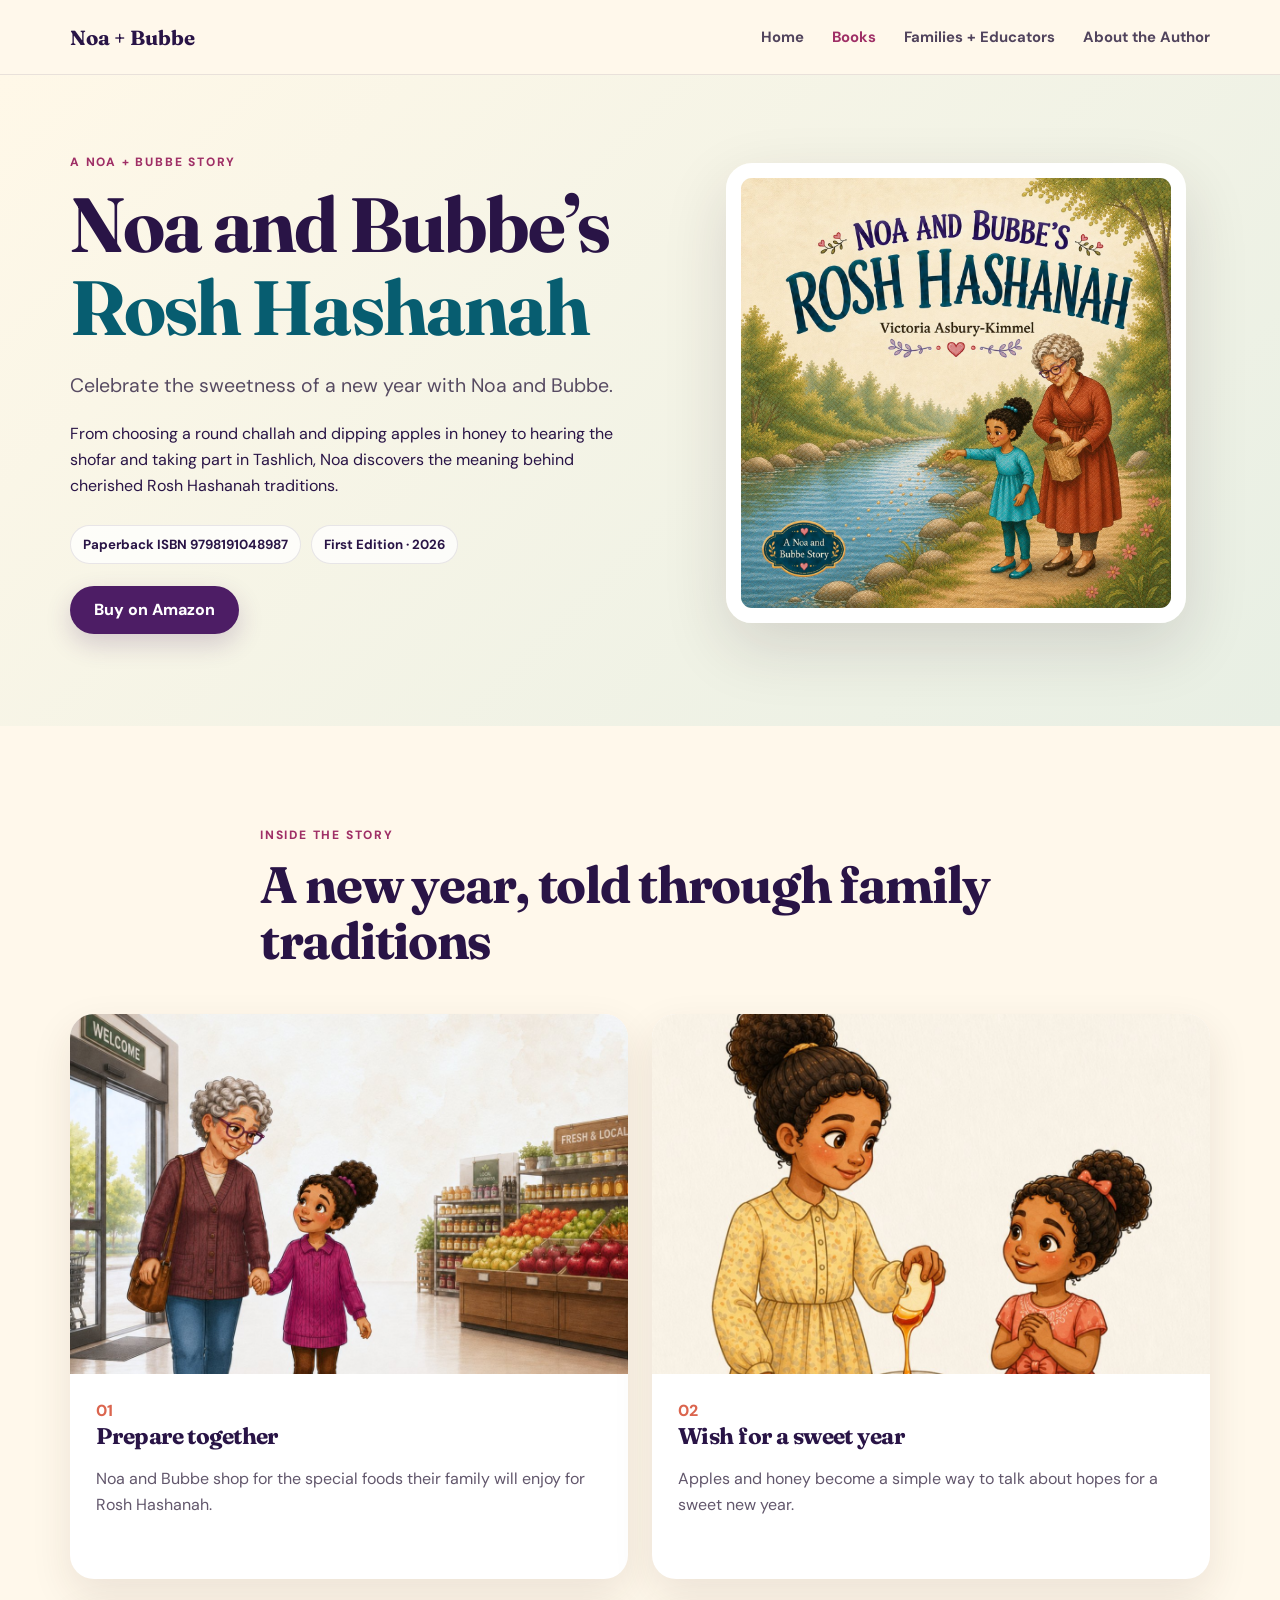
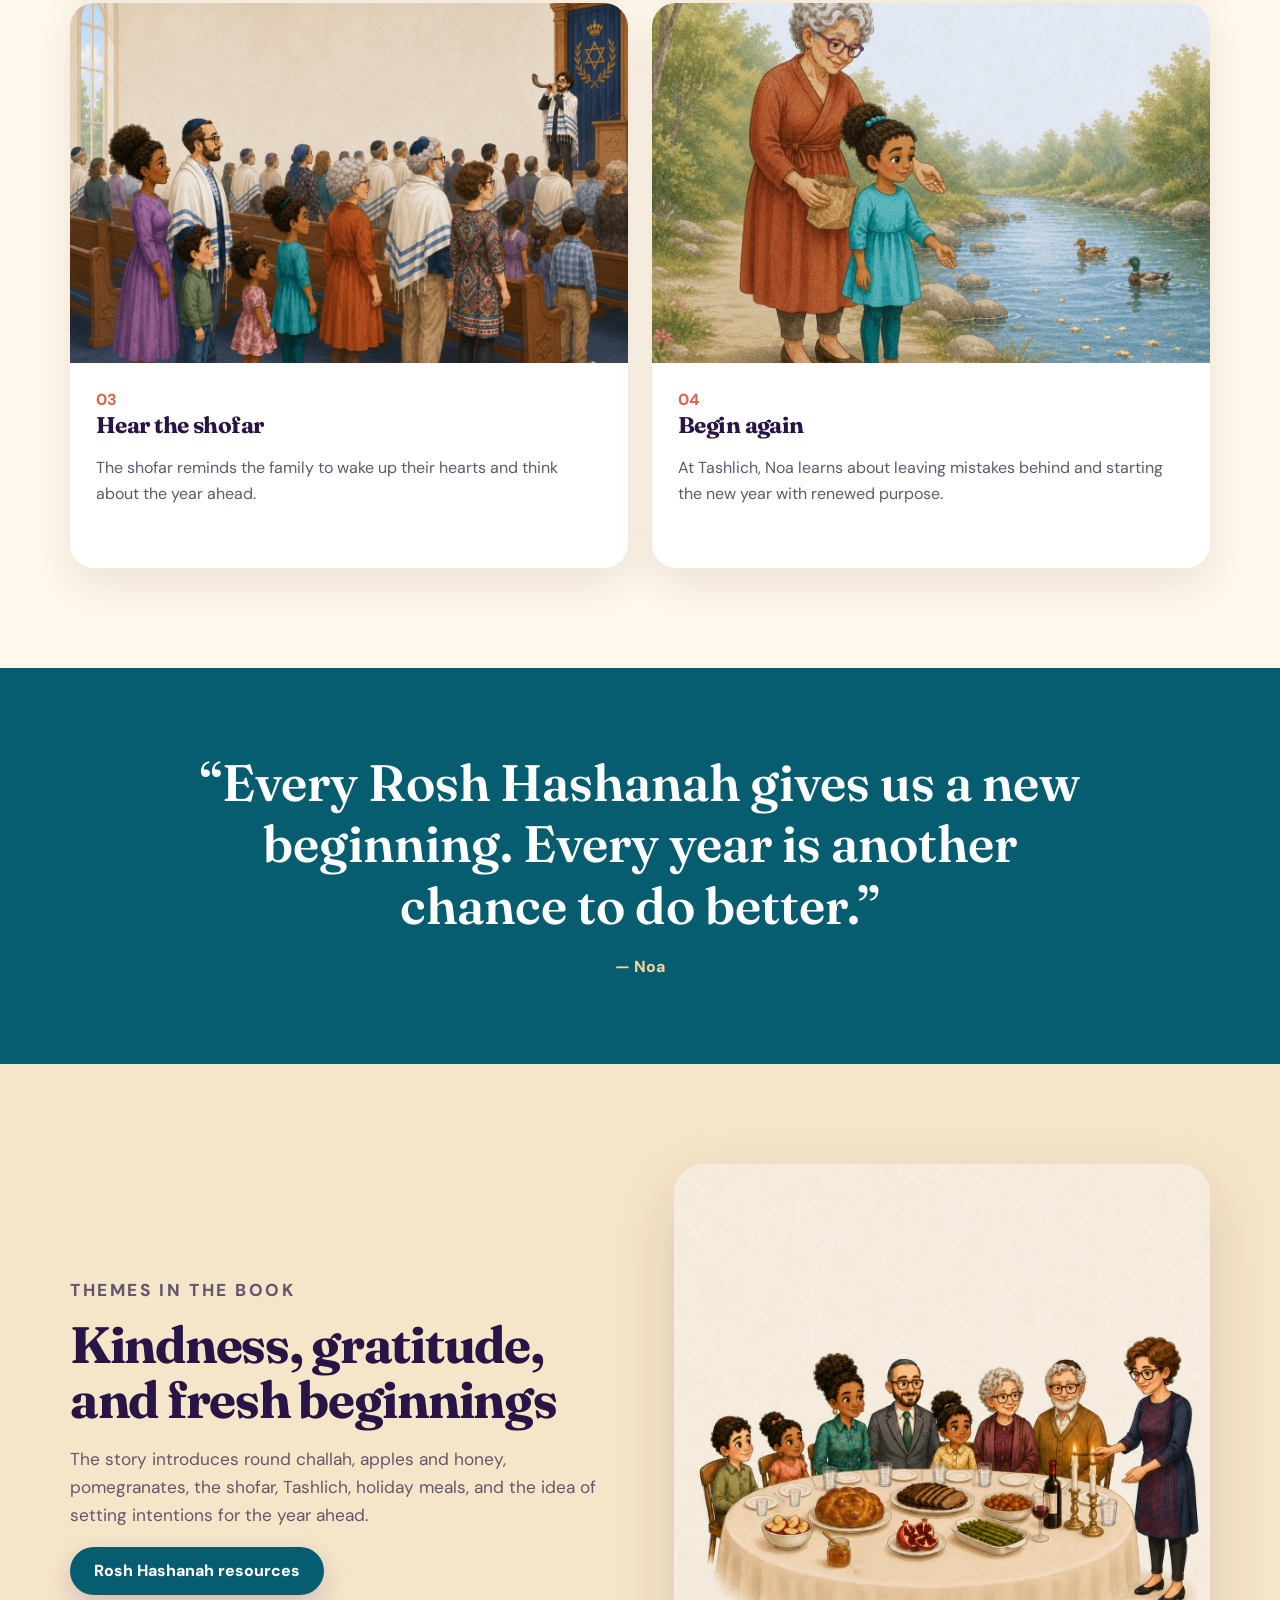
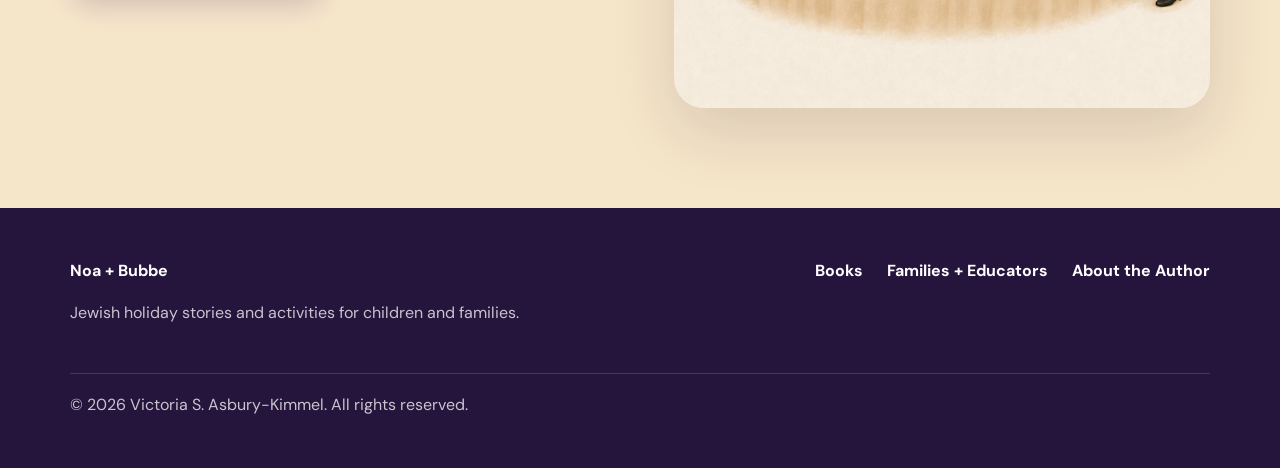
<file: rosh-hashanah.html>
<!doctype html>
<html lang="en">
<head>
  <meta charset="utf-8">
  <meta name="viewport" content="width=device-width, initial-scale=1">
  <meta name="description" content="Noa and Bubbe's Rosh Hashanah is an illustrated children's story about Jewish New Year traditions, kindness, gratitude, and fresh beginnings.">
  <title>Noa and Bubbe's Rosh Hashanah</title>
  <link rel="preconnect" href="https://fonts.googleapis.com">
  <link rel="preconnect" href="https://fonts.gstatic.com" crossorigin>
  <link href="https://fonts.googleapis.com/css2?family=DM+Sans:wght@400;500;600;700&family=Fraunces:opsz,wght@9..144,600;9..144,700&display=swap" rel="stylesheet">
  <link rel="stylesheet" href="styles.css">
</head>
<body>
<a class="skip-link" href="#main">Skip to content</a>
<header class="site-header">
  <div class="shell nav-wrap">
    <a class="brand" href="index.html">Noa + Bubbe</a>
    <button class="menu-toggle" aria-expanded="false" aria-controls="main-nav">Menu</button>
    <nav id="main-nav" aria-label="Primary navigation"><a href="index.html">Home</a>
<a href="books.html" class="active">Books</a>
<a href="families-educators.html">Families + Educators</a>
<a href="about.html">About the Author</a></nav>
  </div>
</header>
<main id="main">

<section class="book-hero rosh-theme">
  <div class="shell book-hero-grid">
    <div>
      <p class="eyebrow">A Noa + Bubbe story</p>
      <h1>Noa and Bubbe’s<br><span>Rosh Hashanah</span></h1>
      <p class="dek">Celebrate the sweetness of a new year with Noa and Bubbe.</p>
      <p>From choosing a round challah and dipping apples in honey to hearing the shofar and taking part in Tashlich, Noa discovers the meaning behind cherished Rosh Hashanah traditions.</p>
      <div class="book-meta"><span>Paperback ISBN 9798191048987</span><span>First Edition · 2026</span></div>
      <div class="purchase-actions"><a class="button" href="https://amzn.to/4htN3wP" target="_blank" rel="noopener noreferrer">Buy on Amazon</a></div>
    </div>
    <div class="single-cover"><img src="rosh-hashanah-cover.jpg" alt="Noa and Bubbe's Rosh Hashanah cover"></div>
  </div>
</section>

<section class="section">
  <div class="shell section-heading"><p class="eyebrow">Inside the story</p><h2>A new year, told through family traditions</h2></div>
  <div class="shell story-grid">
    <article class="story-card"><img src="rosh-grocery.jpg" alt="Noa and Bubbe shopping together"><div><span>01</span><h3>Prepare together</h3><p>Noa and Bubbe shop for the special foods their family will enjoy for Rosh Hashanah.</p></div></article>
    <article class="story-card"><img src="rosh-apples-honey.jpg" alt="Noa helping Shira dip an apple in honey"><div><span>02</span><h3>Wish for a sweet year</h3><p>Apples and honey become a simple way to talk about hopes for a sweet new year.</p></div></article>
    <article class="story-card"><img src="rosh-shofar.jpg" alt="Family listening to the shofar in synagogue"><div><span>03</span><h3>Hear the shofar</h3><p>The shofar reminds the family to wake up their hearts and think about the year ahead.</p></div></article>
    <article class="story-card"><img src="rosh-tashlich.jpg" alt="Noa and Bubbe beside a stream during Tashlich"><div><span>04</span><h3>Begin again</h3><p>At Tashlich, Noa learns about leaving mistakes behind and starting the new year with renewed purpose.</p></div></article>
  </div>
</section>

<section class="quote-section teal">
  <div class="shell quote-inner"><p>“Every Rosh Hashanah gives us a new beginning. Every year is another chance to do better.”</p><span>— Noa</span></div>
</section>

<section class="section warm">
  <div class="shell feature-split reverse-on-desktop">
    <div class="feature-copy"><p class="eyebrow">Themes in the book</p><h2>Kindness, gratitude, and fresh beginnings</h2><p>The story introduces round challah, apples and honey, pomegranates, the shofar, Tashlich, holiday meals, and the idea of setting intentions for the year ahead.</p><a class="button secondary" href="families-educators.html#rosh-resources">Rosh Hashanah resources</a></div>
    <img class="feature-art" src="rosh-family-meal.jpg" alt="Family gathered for a Rosh Hashanah meal">
  </div>
</section>

</main>
<footer class="site-footer">
  <div class="shell footer-grid">
    <div><strong>Noa + Bubbe</strong><p>Jewish holiday stories and activities for children and families.</p></div>
    <div class="footer-links"><a href="books.html">Books</a><a href="families-educators.html">Families + Educators</a><a href="about.html">About the Author</a></div>
    <p class="copyright">© 2026 Victoria S. Asbury-Kimmel. All rights reserved.</p>
  </div>
</footer>
<script src="script.js"></script>
</body>
</html>
</file>
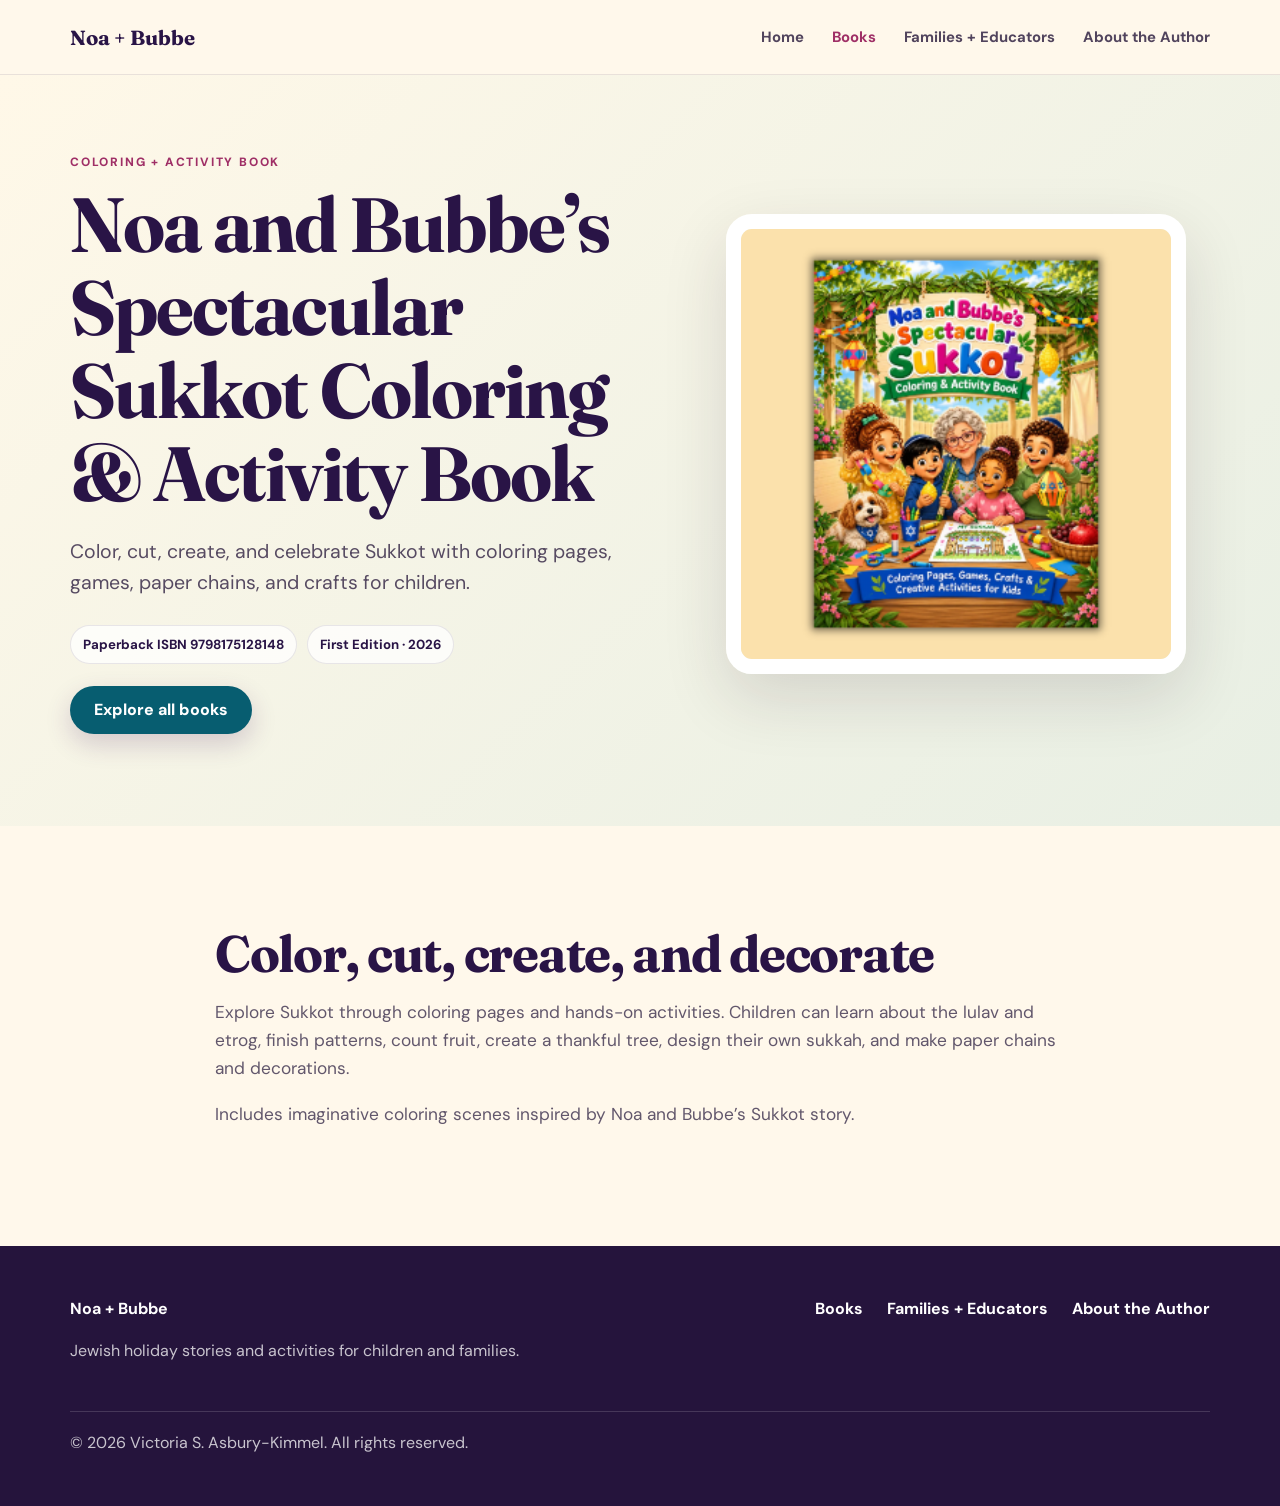
<file: sukkot-activity.html>
<!doctype html>
<html lang="en">
<head>
  <meta charset="utf-8">
  <meta name="viewport" content="width=device-width, initial-scale=1">
  <meta name="description" content="Color, cut, create, and celebrate Sukkot with coloring pages, games, paper chains, and crafts for children.">
  <title>Noa and Bubbe’s Spectacular Sukkot Coloring + Activity Book | Noa + Bubbe</title>
  <link rel="preconnect" href="https://fonts.googleapis.com">
  <link rel="preconnect" href="https://fonts.gstatic.com" crossorigin>
  <link href="https://fonts.googleapis.com/css2?family=DM+Sans:wght@400;500;600;700&family=Fraunces:opsz,wght@9..144,600;9..144,700&display=swap" rel="stylesheet">
  <link rel="stylesheet" href="styles.css">
</head>
<body>
<a class="skip-link" href="#main">Skip to content</a>
<header class="site-header">
  <div class="shell nav-wrap">
    <a class="brand" href="index.html">Noa + Bubbe</a>
    <button class="menu-toggle" aria-expanded="false" aria-controls="main-nav">Menu</button>
    <nav id="main-nav" aria-label="Primary navigation"><a href="index.html">Home</a>
<a href="books.html" class="active">Books</a>
<a href="families-educators.html">Families + Educators</a>
<a href="about.html">About the Author</a></nav>
  </div>
</header>
<main id="main"><section class="book-hero rosh-theme"><div class="shell book-hero-grid"><div><p class="eyebrow">Coloring + Activity Book</p><h1>Noa and Bubbe’s Spectacular Sukkot Coloring &amp; Activity Book</h1><p class="dek">Color, cut, create, and celebrate Sukkot with coloring pages, games, paper chains, and crafts for children.</p><div class="book-meta"><span>Paperback ISBN 9798175128148</span><span>First Edition · 2026</span></div><div class="purchase-actions"><a class="button secondary" href="books.html">Explore all books</a></div></div><div class="single-cover"><img src="sukkot-activity-cover.png" alt="Noa and Bubbe’s Spectacular Sukkot Coloring &amp; Activity Book cover"></div></div></section><section class="section"><div class="shell feature-copy sukkot-description"><h2>Color, cut, create, and decorate</h2><p>Explore Sukkot through coloring pages and hands-on activities. Children can learn about the lulav and etrog, finish patterns, count fruit, create a thankful tree, design their own sukkah, and make paper chains and decorations.</p><p>Includes imaginative coloring scenes inspired by Noa and Bubbe’s Sukkot story.</p></div></section></main>
<footer class="site-footer">
  <div class="shell footer-grid">
    <div><strong>Noa + Bubbe</strong><p>Jewish holiday stories and activities for children and families.</p></div>
    <div class="footer-links"><a href="books.html">Books</a><a href="families-educators.html">Families + Educators</a><a href="about.html">About the Author</a></div>
    <p class="copyright">© 2026 Victoria S. Asbury-Kimmel. All rights reserved.</p>
  </div>
</footer>
<script src="script.js"></script>
</body>
</html>
</file>
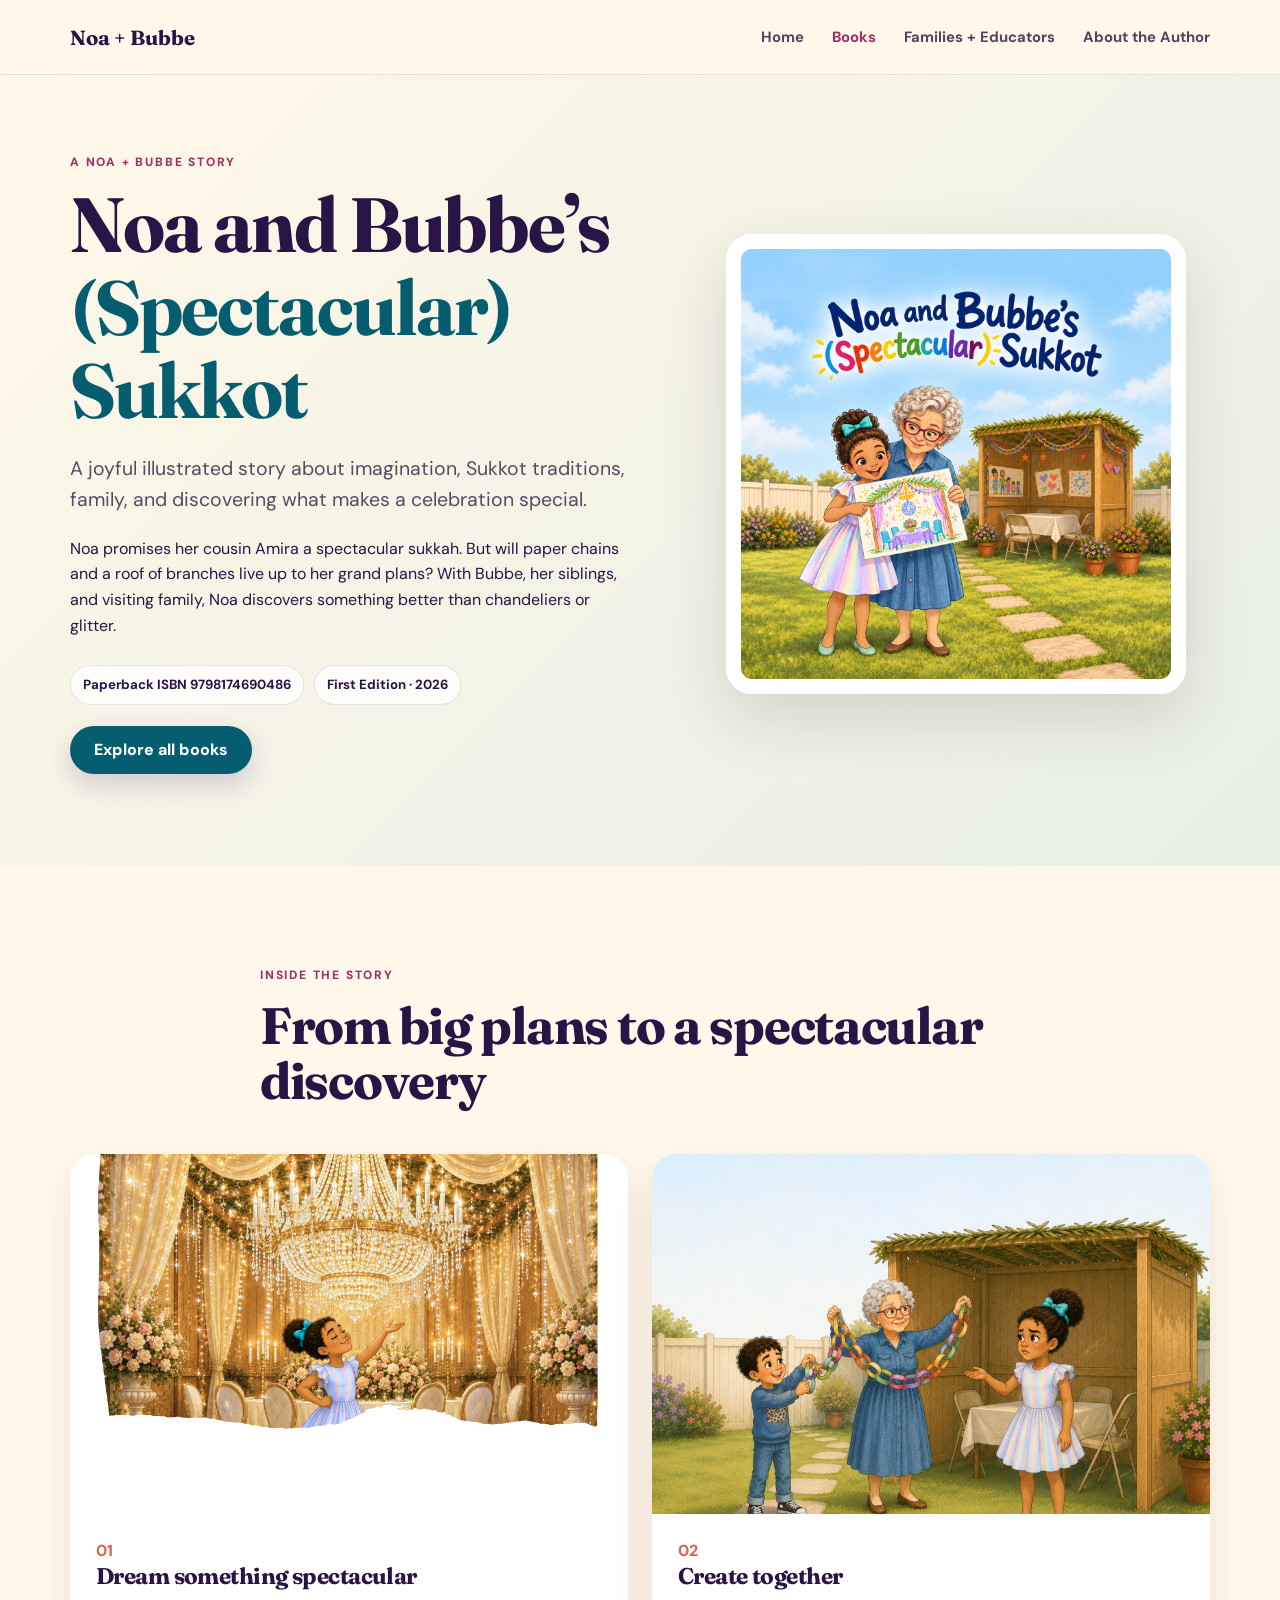
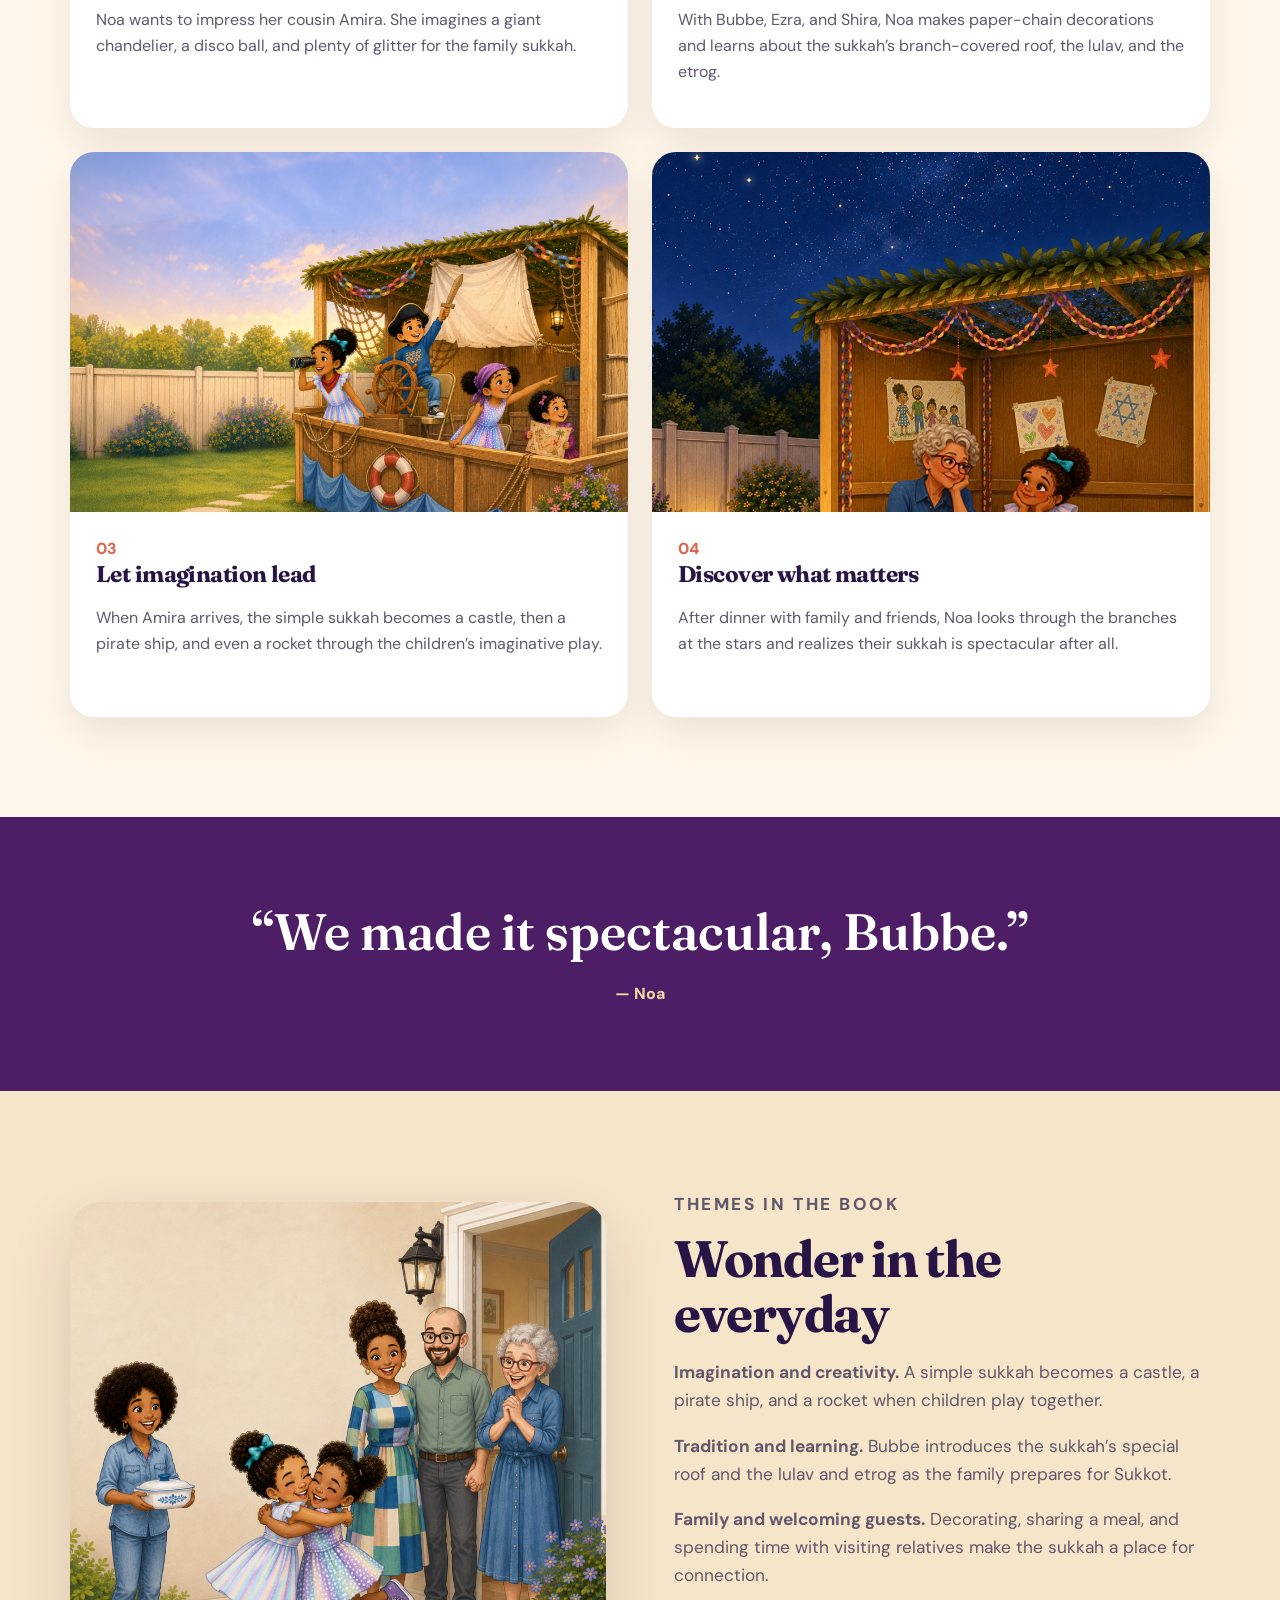
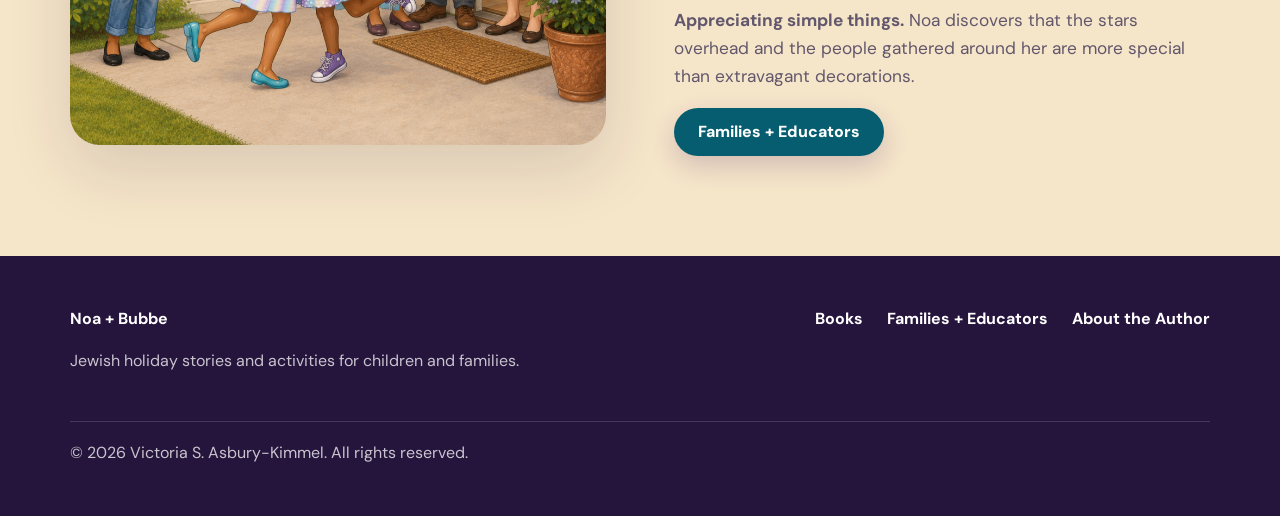
<file: sukkot.html>
<!DOCTYPE html>

<html lang="en">
<head>
<meta charset="utf-8"/>
<meta content="width=device-width, initial-scale=1" name="viewport"/>
<meta content="Noa wants to make her family sukkah spectacular. With Bubbe, her siblings, and cousin Amira, she discovers the joy of Sukkot, imagination, and celebrating together." name="description"/>
<title>Noa and Bubbe’s (Spectacular) Sukkot | Noa + Bubbe</title>
<link href="https://fonts.googleapis.com" rel="preconnect"/>
<link crossorigin="" href="https://fonts.gstatic.com" rel="preconnect"/>
<link href="https://fonts.googleapis.com/css2?family=DM+Sans:wght@400;500;600;700&amp;family=Fraunces:opsz,wght@9..144,600;9..144,700&amp;display=swap" rel="stylesheet"/>
<link href="styles.css" rel="stylesheet"/>
</head>
<body>
<a class="skip-link" href="#main">Skip to content</a>
<header class="site-header">
<div class="shell nav-wrap">
<a class="brand" href="index.html">Noa + Bubbe</a>
<button aria-controls="main-nav" aria-expanded="false" class="menu-toggle">Menu</button>
<nav aria-label="Primary navigation" id="main-nav"><a href="index.html">Home</a>
<a class="active" href="books.html">Books</a>
<a href="families-educators.html">Families + Educators</a>
<a href="about.html">About the Author</a></nav>
</div>
</header>
<main id="main"><section class="book-hero rosh-theme"><div class="shell book-hero-grid"><div><p class="eyebrow">A Noa + Bubbe story</p><h1>Noa and Bubbe’s<br/><span>(Spectacular) Sukkot</span></h1><p class="dek">A joyful illustrated story about imagination, Sukkot traditions, family, and discovering what makes a celebration special.</p><p>Noa promises her cousin Amira a spectacular sukkah. But will paper chains and a roof of branches live up to her grand plans? With Bubbe, her siblings, and visiting family, Noa discovers something better than chandeliers or glitter.</p><div class="book-meta"><span>Paperback ISBN 9798174690486</span><span>First Edition · 2026</span></div><div class="purchase-actions"><a class="button secondary" href="books.html">Explore all books</a></div></div><div class="single-cover"><img alt="Noa and Bubbe’s (Spectacular) Sukkot cover" src="sukkot-cover.png"/></div></div></section>
<section class="section"><div class="shell section-heading"><p class="eyebrow">Inside the story</p><h2>From big plans to a spectacular discovery</h2></div><div class="shell story-grid">
<article class="story-card"><img alt="Noa imagines a grand chandelier inside the sukkah" loading="lazy" src="sukkot-dream.png"/><div><span>01</span><h3>Dream something spectacular</h3><p>Noa wants to impress her cousin Amira. She imagines a giant chandelier, a disco ball, and plenty of glitter for the family sukkah.</p></div></article>
<article class="story-card"><img alt="Noa, Ezra, and Bubbe with colorful paper chains beside the sukkah" loading="lazy" src="sukkot-create.png"/><div><span>02</span><h3>Create together</h3><p>With Bubbe, Ezra, and Shira, Noa makes paper-chain decorations and learns about the sukkah’s branch-covered roof, the lulav, and the etrog.</p></div></article>
<article class="story-card"><img alt="The children imagine the decorated sukkah as a pirate ship" loading="lazy" src="sukkot-imagine.png"/><div><span>03</span><h3>Let imagination lead</h3><p>When Amira arrives, the simple sukkah becomes a castle, then a pirate ship, and even a rocket through the children’s imaginative play.</p></div></article>
<article class="story-card"><img alt="Noa and Bubbe look up at the stars through the sukkah roof" loading="lazy" src="sukkot-stars.png"/><div><span>04</span><h3>Discover what matters</h3><p>After dinner with family and friends, Noa looks through the branches at the stars and realizes their sukkah is spectacular after all.</p></div></article>
</div></section>
<section class="quote-section plum"><div class="shell quote-inner"><p>“We made it spectacular, Bubbe.”</p><span>— Noa</span></div></section>
<section class="section warm"><div class="shell feature-split"><img alt="Noa welcomes her cousin Amira with a hug" class="feature-art" loading="lazy" src="sukkot-family.png"/><div class="feature-copy"><p class="eyebrow">Themes in the book</p><h2>Wonder in the everyday</h2><p><strong>Imagination and creativity.</strong> A simple sukkah becomes a castle, a pirate ship, and a rocket when children play together.</p><p><strong>Tradition and learning.</strong> Bubbe introduces the sukkah’s special roof and the lulav and etrog as the family prepares for Sukkot.</p><p><strong>Family and welcoming guests.</strong> Decorating, sharing a meal, and spending time with visiting relatives make the sukkah a place for connection.</p><p><strong>Appreciating simple things.</strong> Noa discovers that the stars overhead and the people gathered around her are more special than extravagant decorations.</p><a class="button secondary" href="families-educators.html">Families + Educators</a></div></div></section></main>
<footer class="site-footer">
<div class="shell footer-grid">
<div><strong>Noa + Bubbe</strong><p>Jewish holiday stories and activities for children and families.</p></div>
<div class="footer-links"><a href="books.html">Books</a><a href="families-educators.html">Families + Educators</a><a href="about.html">About the Author</a></div>
<p class="copyright">© 2026 Victoria S. Asbury-Kimmel. All rights reserved.</p>
</div>
</footer>
<script src="script.js"></script>
</body>
</html>
</file>
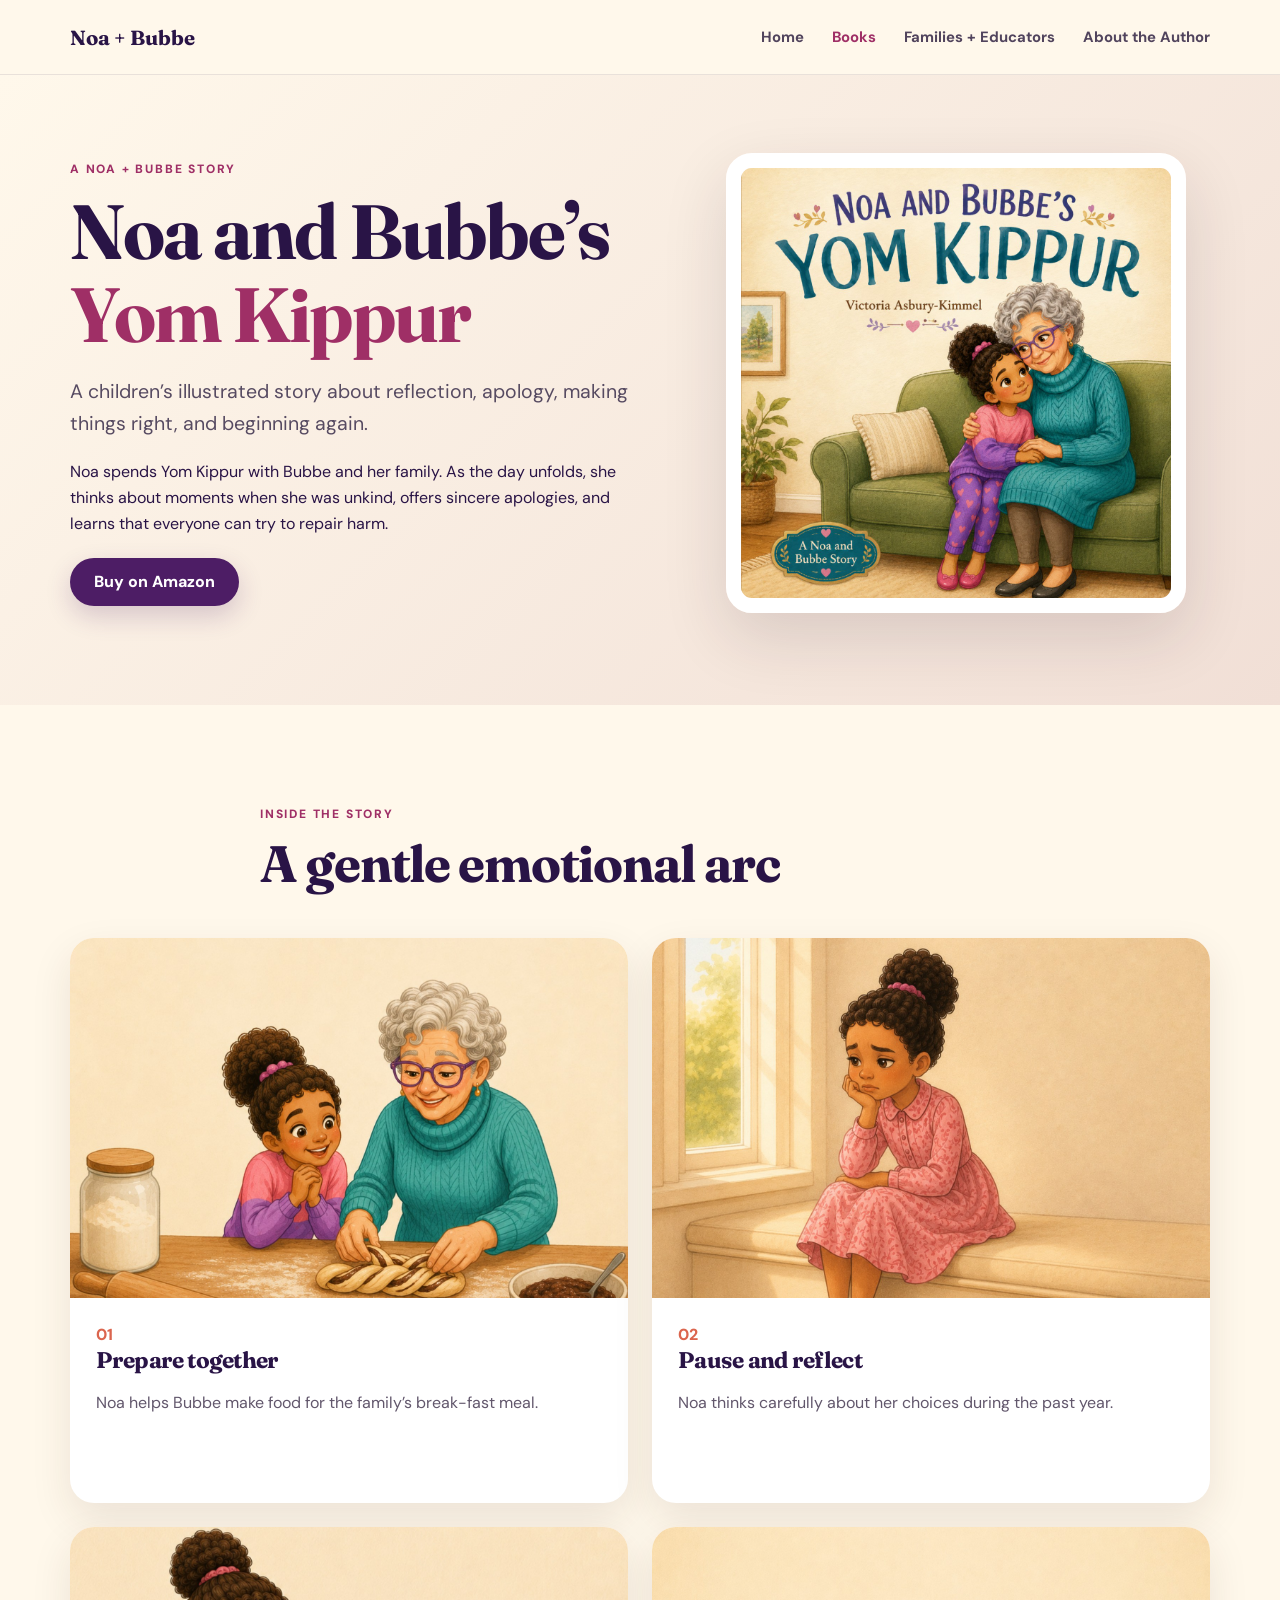
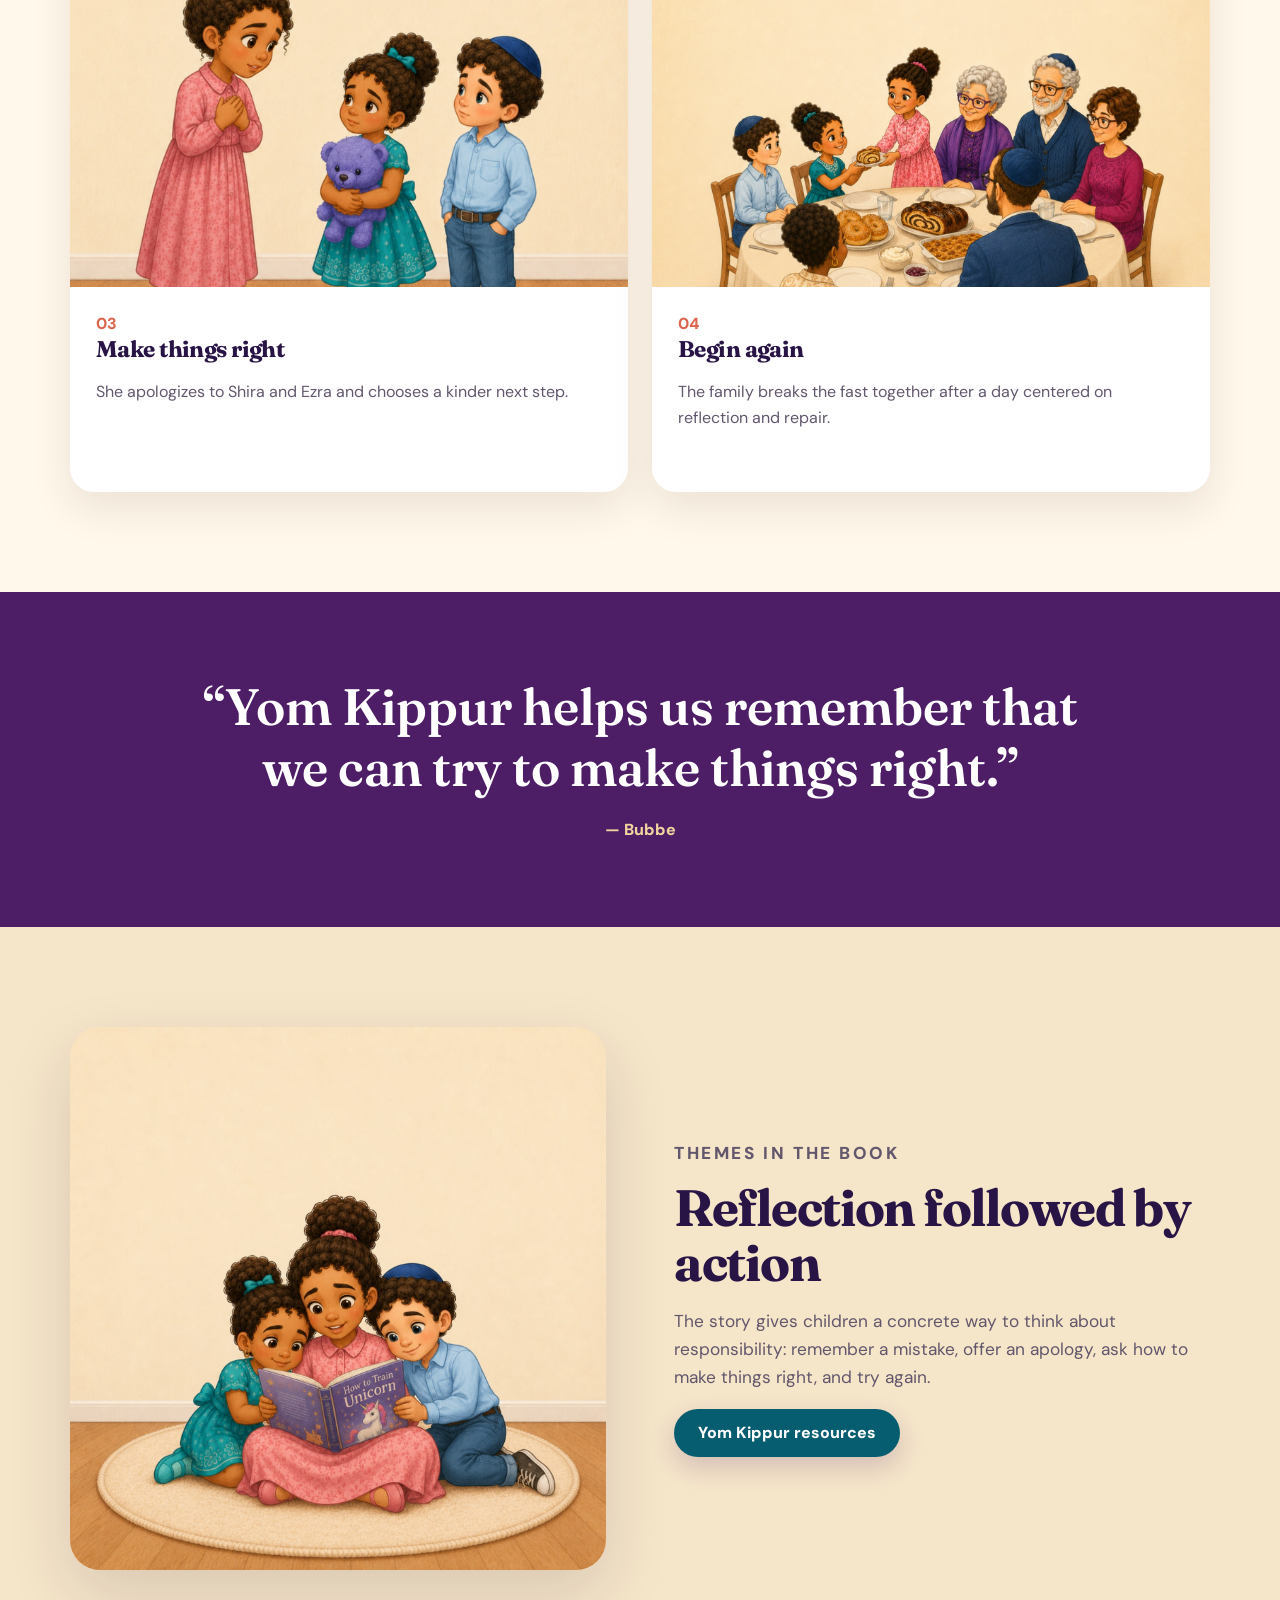
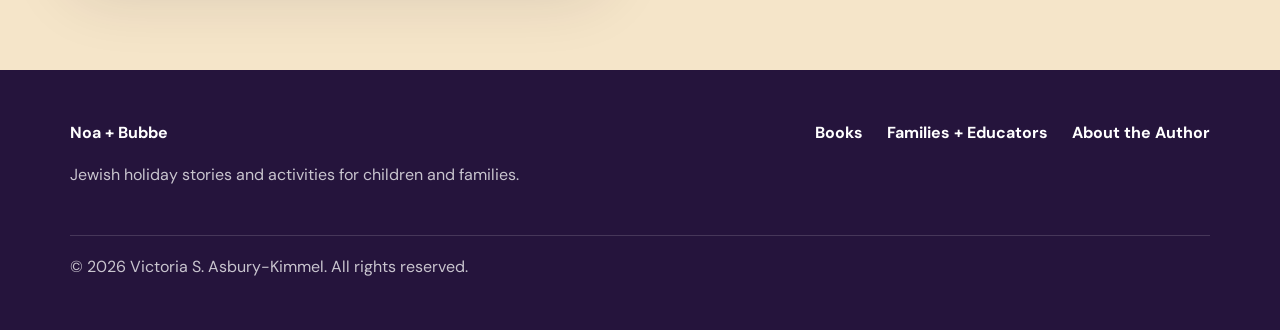
<file: yom-kippur.html>
<!doctype html>
<html lang="en">
<head>
  <meta charset="utf-8">
  <meta name="viewport" content="width=device-width, initial-scale=1">
  <meta name="description" content="Noa and Bubbe's Yom Kippur is an illustrated children's story about reflection, apology, repair, and beginning again.">
  <title>Noa and Bubbe's Yom Kippur</title>
  <link rel="preconnect" href="https://fonts.googleapis.com">
  <link rel="preconnect" href="https://fonts.gstatic.com" crossorigin>
  <link href="https://fonts.googleapis.com/css2?family=DM+Sans:wght@400;500;600;700&family=Fraunces:opsz,wght@9..144,600;9..144,700&display=swap" rel="stylesheet">
  <link rel="stylesheet" href="styles.css">
</head>
<body>
<a class="skip-link" href="#main">Skip to content</a>
<header class="site-header">
  <div class="shell nav-wrap">
    <a class="brand" href="index.html">Noa + Bubbe</a>
    <button class="menu-toggle" aria-expanded="false" aria-controls="main-nav">Menu</button>
    <nav id="main-nav" aria-label="Primary navigation"><a href="index.html">Home</a>
<a href="books.html" class="active">Books</a>
<a href="families-educators.html">Families + Educators</a>
<a href="about.html">About the Author</a></nav>
  </div>
</header>
<main id="main">

<section class="book-hero yom-theme">
  <div class="shell book-hero-grid">
    <div>
      <p class="eyebrow">A Noa + Bubbe story</p>
      <h1>Noa and Bubbe’s<br><span>Yom Kippur</span></h1>
      <p class="dek">A children’s illustrated story about reflection, apology, making things right, and beginning again.</p>
      <p>Noa spends Yom Kippur with Bubbe and her family. As the day unfolds, she thinks about moments when she was unkind, offers sincere apologies, and learns that everyone can try to repair harm.</p>
      <div class="purchase-actions"><a class="button" href="https://amzn.to/4xCVRFy" target="_blank" rel="noopener noreferrer">Buy on Amazon</a></div>
    </div>
    <div class="single-cover"><img src="yom-kippur-cover.jpg" alt="Noa and Bubbe's Yom Kippur cover"></div>
  </div>
</section>

<section class="section">
  <div class="shell section-heading"><p class="eyebrow">Inside the story</p><h2>A gentle emotional arc</h2></div>
  <div class="shell story-grid">
    <article class="story-card prepare-card"><img src="yom-baking.jpg" alt="Noa and Bubbe preparing food"><div><span>01</span><h3>Prepare together</h3><p>Noa helps Bubbe make food for the family’s break-fast meal.</p></div></article>
    <article class="story-card"><img src="yom-reflection.jpg" alt="Noa sitting quietly and reflecting"><div><span>02</span><h3>Pause and reflect</h3><p>Noa thinks carefully about her choices during the past year.</p></div></article>
    <article class="story-card"><img src="yom-apology.jpg" alt="Noa apologizing to her younger siblings"><div><span>03</span><h3>Make things right</h3><p>She apologizes to Shira and Ezra and chooses a kinder next step.</p></div></article>
    <article class="story-card"><img src="yom-break-fast.jpg" alt="Family gathered around the table"><div><span>04</span><h3>Begin again</h3><p>The family breaks the fast together after a day centered on reflection and repair.</p></div></article>
  </div>
</section>

<section class="quote-section plum">
  <div class="shell quote-inner"><p>“Yom Kippur helps us remember that we can try to make things right.”</p><span>— Bubbe</span></div>
</section>

<section class="section warm">
  <div class="shell feature-split">
    <img class="feature-art" src="yom-reading.jpg" alt="Noa reading with her younger brother and sister">
    <div class="feature-copy"><p class="eyebrow">Themes in the book</p><h2>Reflection followed by action</h2><p>The story gives children a concrete way to think about responsibility: remember a mistake, offer an apology, ask how to make things right, and try again.</p><a class="button secondary" href="families-educators.html#yom-resources">Yom Kippur resources</a></div>
  </div>
</section>

</main>
<footer class="site-footer">
  <div class="shell footer-grid">
    <div><strong>Noa + Bubbe</strong><p>Jewish holiday stories and activities for children and families.</p></div>
    <div class="footer-links"><a href="books.html">Books</a><a href="families-educators.html">Families + Educators</a><a href="about.html">About the Author</a></div>
    <p class="copyright">© 2026 Victoria S. Asbury-Kimmel. All rights reserved.</p>
  </div>
</footer>
<script src="script.js"></script>
</body>
</html>
</file>
<file: styles.css>
:root{
  --ink:#291446;--plum:#4d1d65;--berry:#9f2f66;--teal:#075d70;--rust:#ae5638;
  --coral:#db654e;--gold:#d79a38;--cream:#fff8eb;--paper:#f5e5c9;--white:#fff;
  --sage:#75866d;--muted:#62576c;--shadow:0 24px 65px rgba(48,28,43,.14);
}
*{box-sizing:border-box} html{scroll-behavior:smooth} body{margin:0;background:var(--cream);color:var(--ink);font-family:"DM Sans",sans-serif;line-height:1.62}
img{display:block;max-width:100%} a{color:inherit}.shell{width:min(1140px,calc(100% - 40px));margin:auto}.skip-link{position:absolute;left:-9999px}.skip-link:focus{left:16px;top:16px;z-index:99;background:#fff;padding:10px 14px}
.site-header{position:sticky;top:0;z-index:30;background:rgba(255,248,235,.92);backdrop-filter:blur(14px);border-bottom:1px solid rgba(41,20,70,.1)}
.nav-wrap{min-height:74px;display:flex;align-items:center;justify-content:space-between;gap:26px}.brand{text-decoration:none;font:700 1.28rem "Fraunces",serif}.site-header nav{display:flex;gap:28px;align-items:center}.site-header nav a{text-decoration:none;font-size:.93rem;font-weight:700;color:#51445d}.site-header nav a:hover,.site-header nav a.active{color:var(--berry)}
.menu-toggle{display:none;border:0;background:var(--plum);color:#fff;border-radius:999px;padding:8px 14px;font-weight:700}
h1,h2,h3{font-family:"Fraunces",serif;line-height:1.08;margin:0 0 18px;letter-spacing:-.025em}h1{font-size:clamp(3rem,6vw,5.6rem)}h2{font-size:clamp(2rem,4vw,3.35rem)}h3{font-size:1.42rem}.eyebrow,.mini-label{text-transform:uppercase;letter-spacing:.15em;font-weight:800;font-size:.75rem;color:var(--berry);margin:0 0 12px}.mini-label{font-size:.68rem}.dek{font-size:1.22rem;color:#574b62;max-width:700px}.button{display:inline-flex;align-items:center;justify-content:center;min-height:48px;padding:0 24px;border-radius:999px;background:var(--plum);color:#fff;text-decoration:none;font-weight:800;box-shadow:0 10px 26px rgba(77,29,101,.2)}.button:hover{transform:translateY(-1px)}.button.secondary{background:var(--teal)}.text-link,.card-link{font-weight:800;text-decoration:none;color:var(--plum)}.actions{display:flex;align-items:center;gap:24px;flex-wrap:wrap;margin-top:28px}
.series-hero{padding:86px 0 110px;overflow:hidden;background:radial-gradient(circle at 10% 10%,rgba(215,154,56,.24),transparent 32%),radial-gradient(circle at 90% 20%,rgba(159,47,102,.11),transparent 30%)}.hero-grid{display:grid;grid-template-columns:.94fr 1.06fr;gap:64px;align-items:center}.hero-copy h1 span{color:var(--berry)}.cover-stack{height:580px;position:relative}.cover-stack img{position:absolute;object-fit:cover;border:12px solid #fff;border-radius:22px;box-shadow:var(--shadow)}.stack-yom{width:285px;left:0;top:100px;transform:rotate(-6deg)}.stack-rosh{width:330px;left:190px;top:18px;z-index:2;transform:rotate(2deg)}.stack-activity{width:230px;right:0;bottom:0;z-index:3;transform:rotate(7deg)}
.section{padding:100px 0}.section.warm{background:var(--paper)}.section-heading{max-width:760px;margin-bottom:46px}.section-heading.center{text-align:center;margin-inline:auto}.section-heading.center p:last-child{color:var(--muted)}
.book-grid{display:grid;grid-template-columns:repeat(3,1fr);gap:24px}.book-card{background:#fff;border-radius:26px;overflow:hidden;box-shadow:0 18px 45px rgba(67,39,25,.1);display:flex;flex-direction:column}.book-cover-wrap{aspect-ratio:1/1;padding:22px;background:#efe2c9;display:grid;place-items:center}.book-cover-wrap img{width:100%;height:100%;object-fit:contain;border-radius:12px}.book-card-body{padding:26px 26px 30px;display:flex;flex-direction:column;flex:1}.book-card-body p{color:var(--muted)}.book-card-body .card-link{margin-top:auto}
.feature-split{display:grid;grid-template-columns:1fr 1fr;gap:68px;align-items:center}.feature-art{width:100%;border-radius:30px;box-shadow:var(--shadow);max-height:620px;object-fit:cover}.feature-copy p{color:var(--muted);font-size:1.08rem}.reverse-on-desktop .feature-copy{order:1}.reverse-on-desktop .feature-art{order:2}
.quote-section{padding:84px 0;background:var(--plum);color:#fff}.quote-section.teal{background:var(--teal)}.quote-section.plum{background:var(--plum)}.quote-inner{max-width:920px;text-align:center}.quote-inner p{font:600 clamp(2rem,4vw,3.6rem)/1.2 "Fraunces",serif;margin:0 0 18px}.quote-inner span{font-weight:800;color:#f2d49f}
.page-hero{padding:82px 0;background:linear-gradient(180deg,#fff8eb,#f3e4ca)}.page-hero.compact h1{max-width:850px}.page-hero.compact .dek{max-width:760px}
.catalog{display:grid;gap:70px}.catalog-row{display:grid;grid-template-columns:360px 1fr;gap:68px;align-items:center}.catalog-row.reverse{grid-template-columns:1fr 360px}.catalog-row.reverse img{order:2}.catalog-row img{width:100%;max-height:430px;object-fit:contain;border-radius:24px;box-shadow:var(--shadow);background:#fff}.catalog-row .portrait-cover{width:auto;max-width:310px;justify-self:center}
.book-hero{padding:78px 0 92px}.book-hero.rosh-theme{background:linear-gradient(135deg,#fff8e8,#e8efe4)}.book-hero.yom-theme{background:linear-gradient(135deg,#fff8eb,#f1dfd6)}.book-hero.activity-theme{background:linear-gradient(135deg,#fff8e8,#edf1dc)}.book-hero-grid{display:grid;grid-template-columns:1.05fr .95fr;gap:70px;align-items:center}.book-hero h1 span{color:var(--berry)}.rosh-theme h1 span{color:var(--teal)}.activity-theme h1 span{color:#496a2f}.book-hero p:not(.eyebrow){max-width:680px}.single-cover{display:grid;place-items:center}.single-cover img{width:min(460px,100%);border:15px solid white;border-radius:26px;box-shadow:var(--shadow)}.single-cover.portrait img{width:min(460px,100%)}.book-meta{display:flex;gap:10px;flex-wrap:wrap;margin-top:26px}.book-meta span{background:rgba(255,255,255,.75);border:1px solid rgba(41,20,70,.1);padding:8px 12px;border-radius:999px;font-size:.83rem;font-weight:700}
.story-grid{display:grid;grid-template-columns:repeat(2,minmax(0,1fr));gap:24px}.story-card{display:grid;grid-template-rows:360px 1fr;background:#fff;border-radius:24px;overflow:hidden;box-shadow:0 16px 40px rgba(67,39,25,.1)}.story-card img{width:100%;height:360px;object-fit:cover}.story-card>div{padding:24px 26px 28px;min-height:205px}.story-card>div>span{color:var(--coral);font-weight:800}.story-card p{color:var(--muted)}
.preview-grid{display:grid;grid-template-columns:repeat(4,1fr);gap:22px}.preview-grid figure{margin:0;background:#fff;border-radius:22px;overflow:hidden;box-shadow:0 14px 35px rgba(45,30,40,.09)}.preview-grid img{width:100%;aspect-ratio:.78;object-fit:cover;object-position:top}.preview-grid figcaption{padding:15px 16px 18px;font-weight:800;text-align:center}.feature-list-grid{display:grid;grid-template-columns:.8fr 1.2fr;gap:70px}.check-list{display:grid;gap:14px}.check-list p{margin:0;background:#fff;padding:20px 22px;border-radius:18px}
.resource-head{max-width:780px;margin-bottom:38px}.resource-grid{display:grid;grid-template-columns:repeat(4,1fr);gap:18px}.resource-grid.five{grid-template-columns:repeat(5,1fr)}.resource-grid article{background:#fff;border-radius:20px;padding:24px;box-shadow:0 12px 28px rgba(45,30,40,.08)}.resource-grid article>span{font-weight:800;color:var(--coral)}.resource-grid p{color:var(--muted)}.prompt-card{margin-top:28px;background:var(--plum);color:#fff;padding:20px 24px;border-radius:18px;font-size:1.05rem}.glossary{display:grid;grid-template-columns:.75fr 1.25fr;gap:70px}.term-grid{display:grid;grid-template-columns:repeat(2,1fr);gap:14px}.term-grid>div{background:#fff;padding:18px;border-radius:16px;border:1px solid rgba(41,20,70,.08)}.term-grid strong{display:block;color:var(--berry);margin-bottom:4px}.term-grid span{font-size:.92rem;color:var(--muted)}
.about-grid{display:grid;grid-template-columns:1.05fr .95fr;gap:75px;align-items:start}.about-copy{font-size:1.08rem;color:#51445c}.about-copy p:first-child{margin-top:0}.about-art img{border-radius:28px;box-shadow:var(--shadow)}.series-note{background:var(--paper);padding:26px;border-radius:22px;margin-top:20px}
.site-footer{padding:50px 0;background:#25143c;color:#fff}.footer-grid{display:grid;grid-template-columns:1.2fr .8fr;gap:25px;align-items:start}.site-footer p{color:rgba(255,255,255,.75)}.footer-links{display:flex;gap:14px 24px;justify-content:flex-end;flex-wrap:wrap}.footer-links a{color:#fff;text-decoration:none;font-weight:700}.copyright{grid-column:1/-1;border-top:1px solid rgba(255,255,255,.15);padding-top:18px;margin:6px 0 0}
@media(max-width:900px){
 .site-header nav{display:none;position:absolute;top:74px;left:0;right:0;background:var(--cream);padding:20px;flex-direction:column;border-bottom:1px solid rgba(41,20,70,.1)}.site-header nav.open{display:flex}.menu-toggle{display:block}
 .hero-grid,.book-hero-grid,.feature-split,.feature-list-grid,.glossary,.about-grid{grid-template-columns:1fr}.cover-stack{height:500px;max-width:650px;margin:auto}.stack-yom{width:230px}.stack-rosh{width:290px;left:155px}.stack-activity{width:190px}
 .book-grid{grid-template-columns:1fr}.book-cover-wrap{aspect-ratio:1/1}.catalog-row,.catalog-row.reverse{grid-template-columns:1fr;gap:28px}.catalog-row.reverse img{order:0}.catalog-row img{max-width:420px;margin:auto}
 .preview-grid{grid-template-columns:repeat(2,1fr)}.resource-grid,.resource-grid.five{grid-template-columns:repeat(2,1fr)}.footer-grid{grid-template-columns:1fr}.footer-links{justify-content:flex-start}
}
@media(max-width:600px){
 .shell{width:min(100% - 28px,1140px)}.series-hero,.section,.book-hero{padding-block:68px}.page-hero{padding-block:58px}h1{font-size:3.25rem}
 .cover-stack{height:390px}.stack-yom{width:165px;top:85px}.stack-rosh{width:215px;left:95px}.stack-activity{width:145px}
 .story-grid,.preview-grid,.resource-grid,.resource-grid.five,.term-grid{grid-template-columns:1fr}.story-card{grid-template-rows:260px 1fr}.story-card img{height:260px}
 .book-cover-wrap{aspect-ratio:1/1}.feature-split{gap:38px}.glossary{gap:36px}.actions{align-items:flex-start;flex-direction:column}.single-cover img{border-width:10px}
}

/* Yom Kippur illustration gallery */
.yk-gallery{padding-top:72px;padding-bottom:72px}
.yk-gallery .section-heading{max-width:720px;margin-bottom:28px}
.yk-gallery-grid{display:grid;grid-template-columns:repeat(3,1fr);gap:18px}
.yk-gallery-grid figure{margin:0;background:#fffaf0;border-radius:18px;overflow:hidden;box-shadow:0 12px 34px rgba(71,48,28,.10)}
.yk-gallery-grid figure.wide{grid-column:span 2}
.yk-gallery-grid img{display:block;width:100%;aspect-ratio:1/1;object-fit:cover}
.yk-gallery-grid figcaption{padding:12px 15px 15px;font-weight:600;color:#493d35}
@media(max-width:800px){
  .yk-gallery-grid{grid-template-columns:1fr 1fr}
  .yk-gallery-grid figure.wide{grid-column:span 2}
}
@media(max-width:520px){
  .yk-gallery-grid{grid-template-columns:1fr}
  .yk-gallery-grid figure.wide{grid-column:span 1}
}

/* Yom Kippur: show the babka in the Prepare together card */
.prepare-card img{
  object-position: center 72%;
}

.purchase-actions{margin-top:1.35rem;display:flex;gap:.75rem;flex-wrap:wrap}
.book-actions{display:flex;gap:.7rem;flex-wrap:wrap;margin-top:1rem}
.placeholder-link{opacity:.68;cursor:default}

.stay-in-touch{
  max-width:1100px;
  margin:4rem auto 1rem;
  padding:2.5rem;
}
.contact-grid{
  display:grid;
  grid-template-columns:repeat(2,minmax(0,1fr));
  gap:1.25rem;
  margin-top:1.5rem;
}
.contact-card{
  background:rgba(255,255,255,.55);
  border:1px solid rgba(69,85,55,.18);
  border-radius:18px;
  padding:1.6rem;
}
.contact-card h3{margin-top:0}
.contact-detail{margin:.9rem 0 0}
.contact-detail a{color:inherit}
@media (max-width:700px){
  .contact-grid{grid-template-columns:1fr}
  .stay-in-touch{padding:1.5rem}
}

/* Five-book collection additions */
.book-grid{grid-template-columns:repeat(3,minmax(0,1fr))}
.stack-sukkot{width:190px;left:5px;top:0;z-index:1;transform:rotate(-13deg)}
.stack-sukkot-activity{width:155px;right:5px;top:0;z-index:1;transform:rotate(12deg)}
.sukkot-description{max-width:850px;margin-inline:auto}
@media(max-width:760px){.book-grid{grid-template-columns:1fr}.stack-sukkot{width:135px;left:0;top:0}.stack-sukkot-activity{width:110px;right:0;top:0}}
@media(min-width:761px) and (max-width:1050px){.book-grid{grid-template-columns:repeat(2,minmax(0,1fr))}}

/* Five-book homepage gallery: replaces the old absolute-positioned three-book stack. */
.series-hero .hero-grid {grid-template-columns:minmax(0, .94fr) minmax(0, 1.06fr);gap:clamp(28px,4vw,64px)}
.cover-stack.cover-gallery {height:auto;max-width:100%;min-width:0;display:grid;grid-template-columns:repeat(6,minmax(0,1fr));gap:14px;align-items:stretch;margin:0}
.cover-stack.cover-gallery img {position:static;inset:auto;transform:none;display:block;width:100%;height:100%;min-width:0;aspect-ratio:1/1;object-fit:contain;background:#fff;border:7px solid #fff;border-radius:15px;box-shadow:0 12px 30px rgba(41,20,70,.13)}
.cover-stack.cover-gallery .stack-yom,.cover-stack.cover-gallery .stack-rosh,.cover-stack.cover-gallery .stack-activity {grid-column:span 2}
.cover-stack.cover-gallery .stack-sukkot,.cover-stack.cover-gallery .stack-sukkot-activity {grid-column:span 3}
@media(max-width:900px){.series-hero .hero-grid{grid-template-columns:1fr}.cover-stack.cover-gallery{width:min(100%,650px);margin:0 auto}}
@media(max-width:480px){.cover-stack.cover-gallery{gap:8px}.cover-stack.cover-gallery img{border-width:4px;border-radius:10px}}
</file>
